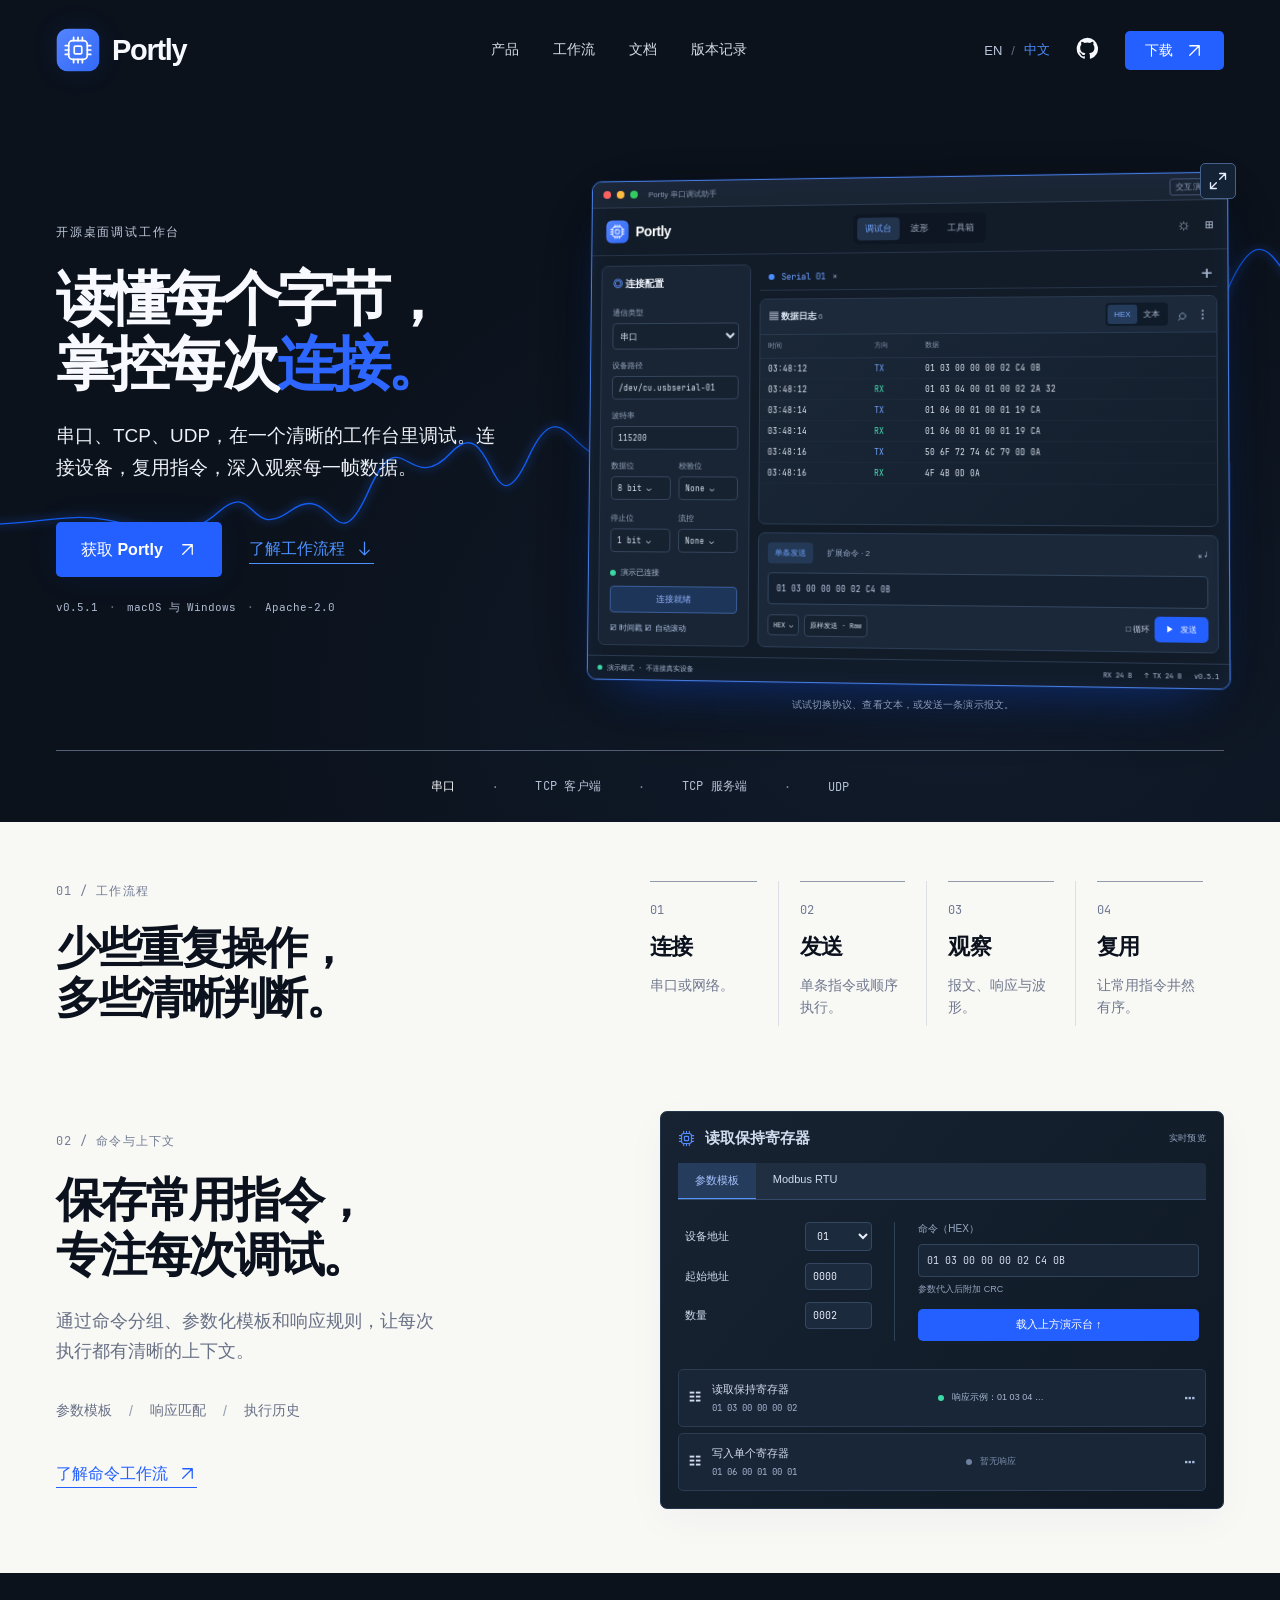
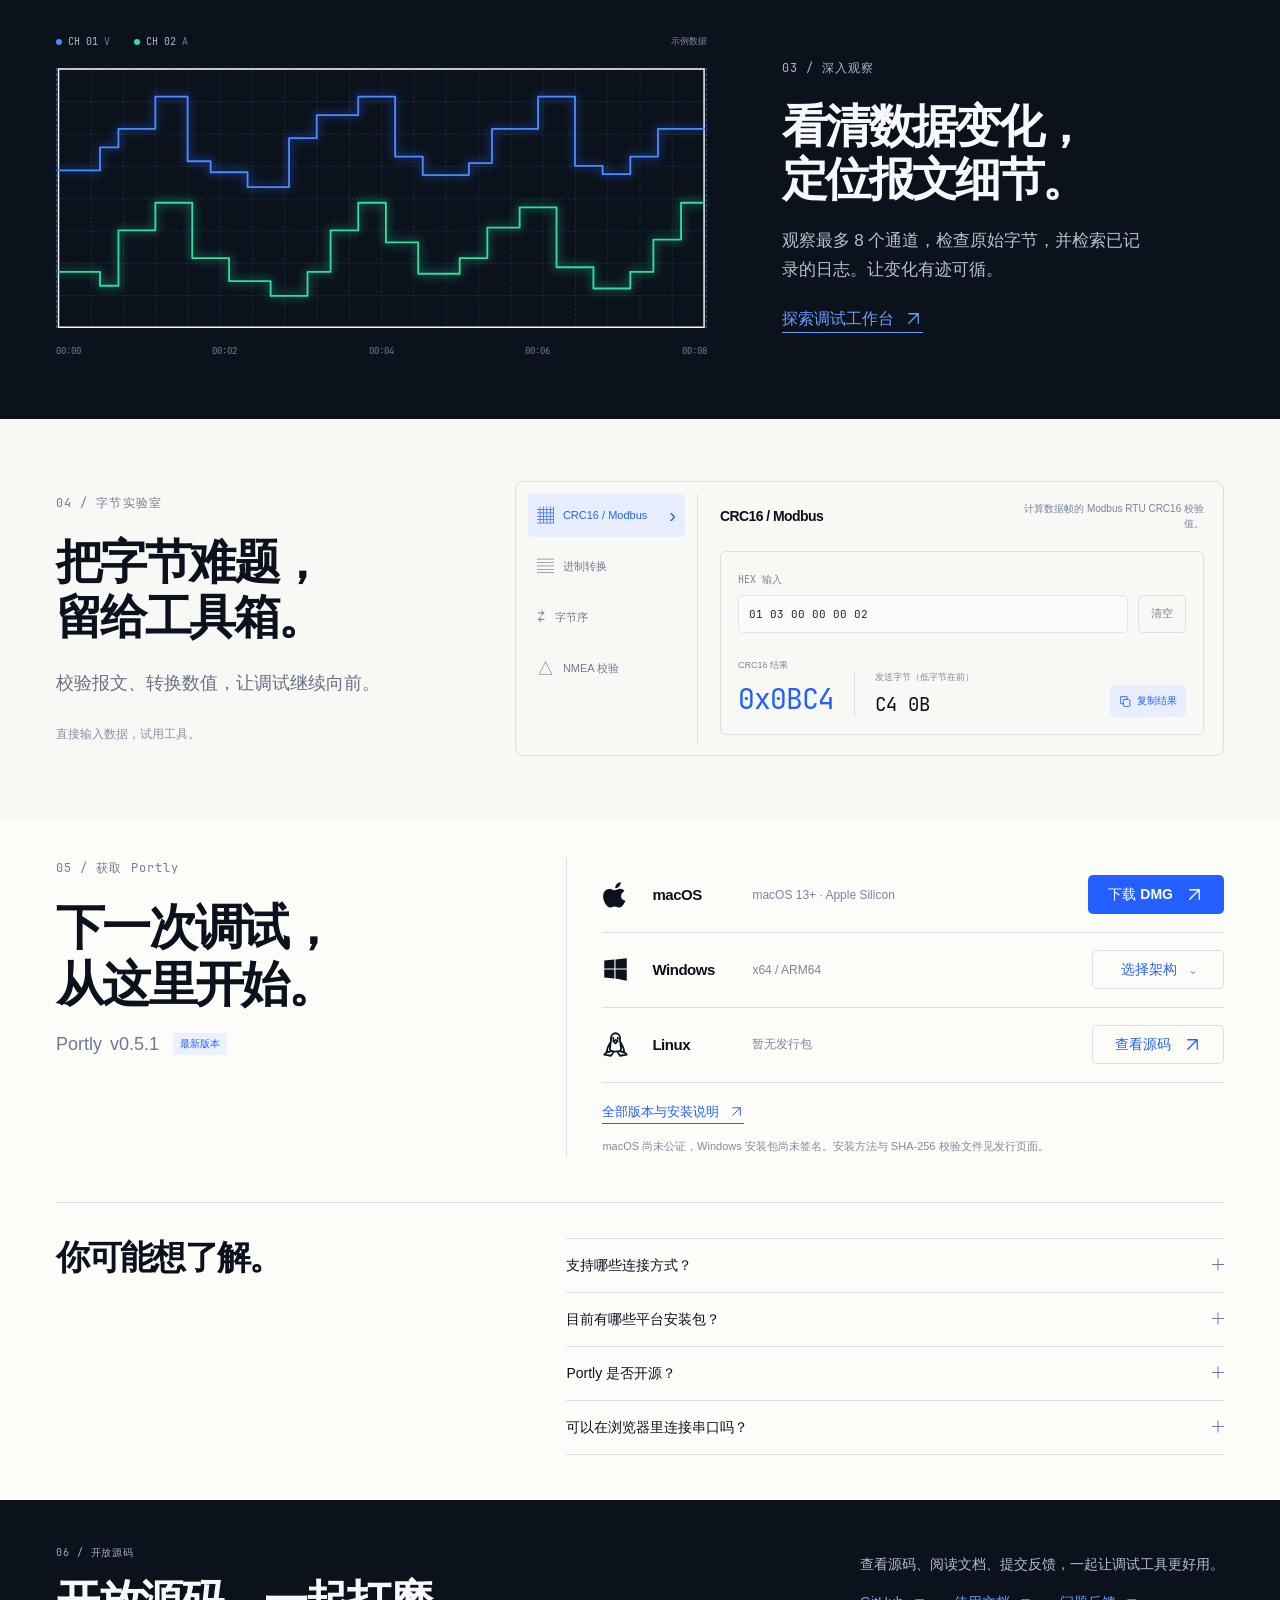
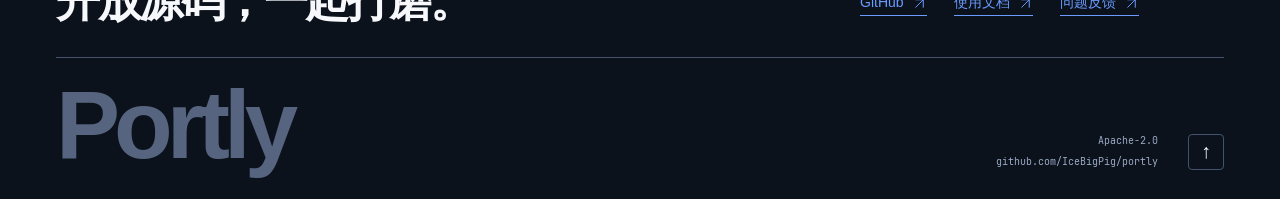
<file: website/index.html>
<!doctype html>
<html lang="zh-CN">
  <head>
    <meta charset="utf-8" />
    <meta name="viewport" content="width=device-width, initial-scale=1" />
    <meta name="theme-color" content="#0b121c" />
    <title>Portly — 读懂每个字节，掌控每次连接。</title>
    <meta
      name="description"
      content="Portly 开源桌面调试工作台。在一个清晰的工作台里调试串口、TCP 和 UDP，复用参数化命令、观察多通道波形、深入检索每一帧数据。支持 macOS 与 Windows。"
    />
    <link rel="canonical" href="https://icebigpig.github.io/portly/" />
    <link
      rel="alternate"
      hreflang="zh-CN"
      href="https://icebigpig.github.io/portly/?lang=zh"
    />
    <link
      rel="alternate"
      hreflang="en"
      href="https://icebigpig.github.io/portly/?lang=en"
    />
    <meta property="og:type" content="website" />
    <meta property="og:title" content="Portly — Make sense of every byte." />
    <meta
      property="og:description"
      content="The open-source debugging workbench for Serial, TCP and UDP. Available for macOS and Windows."
    />
    <meta property="og:url" content="https://icebigpig.github.io/portly/" />
    <meta
      property="og:image"
      content="https://icebigpig.github.io/portly/assets/social.png"
    />
    <meta name="twitter:card" content="summary_large_image" />
    <link rel="icon" type="image/svg+xml" href="./assets/portly.svg" />
    <link rel="stylesheet" href="./styles.css" />
    <script type="module" src="./app.js"></script>
  </head>
  <body>
    <a class="skip-link" href="#main" data-i18n="skip">跳到主要内容</a>
    <svg
      class="icon-library"
      xmlns="http://www.w3.org/2000/svg"
      aria-hidden="true"
    >
      <symbol id="arrow" viewBox="0 0 24 24">
        <path d="M6 18 18 6M6 6h12v12" />
      </symbol>
      <symbol id="down" viewBox="0 0 24 24">
        <path d="M12 4v16m-6-6 6 6 6-6" />
      </symbol>
      <symbol id="github" viewBox="0 0 24 24">
        <path
          fill="currentColor"
          stroke="none"
          d="M12 .8a11.3 11.3 0 0 0-3.6 22c.6.1.8-.2.8-.5v-2.1c-3.3.7-4-1.4-4-1.4-.5-1.4-1.3-1.8-1.3-1.8-1.1-.7.1-.7.1-.7 1.2.1 1.8 1.2 1.8 1.2 1 1.8 2.7 1.3 3.4 1 .1-.8.4-1.3.7-1.6-2.7-.3-5.5-1.3-5.5-5.7 0-1.3.5-2.3 1.2-3.1-.1-.3-.5-1.6.1-3.1 0 0 1-.3 3.2 1.2a11.2 11.2 0 0 1 5.8 0c2.2-1.5 3.2-1.2 3.2-1.2.6 1.5.2 2.8.1 3.1.8.8 1.2 1.8 1.2 3.1 0 4.4-2.8 5.4-5.5 5.7.4.4.8 1.1.8 2.2v3.2c0 .3.2.6.8.5A11.3 11.3 0 0 0 12 .8Z"
        />
      </symbol>
      <symbol id="copy" viewBox="0 0 24 24">
        <rect x="8" y="8" width="12" height="13" rx="2" />
        <path d="M15 8V3H3v13h5" />
      </symbol>
      <symbol id="chip" viewBox="0 0 24 24">
        <rect x="5" y="5" width="14" height="14" rx="3" />
        <rect x="9" y="9" width="6" height="6" rx="1" />
        <path
          d="M8 2v3m4-3v3m4-3v3M8 19v3m4-3v3m4-3v3M2 8h3m-3 4h3m-3 4h3m14-8h3m-3 4h3m-3 4h3"
        />
      </symbol>
      <symbol id="expand" viewBox="0 0 24 24">
        <path d="M14 3h7v7m-7 0 7-7M10 21H3v-7m7 0-7 7" />
      </symbol>
      <symbol id="windows" viewBox="0 0 24 24">
        <path
          fill="currentColor"
          stroke="none"
          d="m2 4 9-1v8H2Zm10-1 10-1v9H12ZM2 12h9v8l-9-1Zm10 0h10v10l-10-2Z"
        />
      </symbol>
      <symbol id="apple" viewBox="0 0 24 24">
        <path
          fill="currentColor"
          stroke="none"
          d="M16.6 1c.1 1.6-.5 3-1.4 3.9-.9 1-2.1 1.6-3.4 1.5-.2-1.5.5-2.9 1.4-3.8C14.1 1.6 15.5 1 16.6 1ZM20.9 17.6c-.5 1.2-.8 1.7-1.5 2.8-1 1.5-2.4 3.2-4.1 3.2-1.5 0-1.9-1-4-1s-2.6 1-4 1c-1.7.1-3-1.5-4-3-2.7-4.1-3-9-.9-11.6 1.5-1.8 3.8-2.3 5.8-1.7 1.4.4 2.3.9 3.1.9.8 0 1.9-.7 3.6-1.1 1.8-.4 3.8.3 5.1 1.8-4.5 2.5-3.8 8.1.9 8.7Z"
        />
      </symbol>
      <symbol id="linux" viewBox="0 0 24 24">
        <path
          d="M8 9C6 13 3 17 5 19l3-1m8-9c2 4 5 8 3 10l-3-1M8 8V6a4 4 0 0 1 8 0v2l1 8c0 3-10 3-10 0Z"
        />
        <path d="m10 9 2 2 2-2-2-1Zm-5 9-3 3 6 1 2-3m9-1 3 3-6 1-2-3" />
        <path d="M10 6v1m4-1v1" />
      </symbol>
    </svg>
    <main id="main">
      <div class="hero-shell" id="top">
        <header class="header wrap">
          <a href="#top" class="brand" aria-label="Portly"
            ><img
              src="./assets/portly.svg"
              alt=""
              width="44"
              height="44"
            /><span>Portly</span></a
          >
          <nav class="desktop-nav" aria-label="Main navigation">
            <a href="#product" data-i18n="navProduct">产品</a
            ><a href="#workflow" data-i18n="navWorkflow">工作流</a
            ><a
              href="https://github.com/IceBigPig/portly#readme"
              data-i18n="navDocs"
              >文档</a
            ><a
              href="https://github.com/IceBigPig/portly/releases"
              data-i18n="navReleases"
              >版本记录</a
            >
          </nav>
          <div class="header-actions">
            <div class="language" aria-label="Language">
              <button
                type="button"
                data-lang="en"
                lang="en"
                aria-pressed="false"
              >
                EN</button
              ><span>/</span
              ><button
                type="button"
                data-lang="zh"
                lang="zh-CN"
                aria-pressed="true"
              >
                中文
              </button>
            </div>
            <a
              class="github-icon"
              href="https://github.com/IceBigPig/portly"
              aria-label="GitHub"
              ><svg><use href="#github" /></svg></a
            ><a class="button small nav-download" href="#download"
              ><span data-i18n="download">下载</span
              ><svg><use href="#arrow" /></svg></a
            ><button
              class="menu-toggle"
              type="button"
              aria-label="打开导航"
              aria-expanded="false"
              aria-controls="mobile-nav"
            >
              <span></span><span></span>
            </button>
          </div>
          <nav
            class="mobile-nav"
            id="mobile-nav"
            hidden
            aria-label="Mobile navigation"
          >
            <a href="#product" data-i18n="navProduct">产品</a
            ><a href="#workflow" data-i18n="navWorkflow">工作流</a
            ><a
              href="https://github.com/IceBigPig/portly#readme"
              data-i18n="navDocs"
              >文档</a
            ><a
              href="https://github.com/IceBigPig/portly/releases"
              data-i18n="navReleases"
              >版本记录</a
            ><a href="#download" data-i18n="getApp">获取桌面版</a>
          </nav>
        </header>
        <section class="hero wrap" id="product" aria-labelledby="hero-title">
          <svg
            class="hero-signal"
            viewBox="0 0 1400 400"
            preserveAspectRatio="none"
            aria-hidden="true"
          >
            <path
              d="M0 300C80 300 100 285 145 294S220 325 260 285 290 320 335 283 380 350 415 260 455 270 500 215 540 320 580 220 630 270 690 200 725 260 770 170 820 245 870 160 930 210 980 130 1030 210 1080 90 1140 180 1200 50 1250 160 1300 25 1360 85 1400 0"
            />
          </svg>
          <div class="hero-copy">
            <p class="eyebrow" data-i18n="heroLabel">开源桌面调试工作台</p>
            <h1 id="hero-title" data-i18n-html="heroTitle">
              读懂每个字节，<br />掌控每次<span>连接。</span>
            </h1>
            <p class="hero-description" data-i18n="heroDescription">
              串口、TCP、UDP，在一个清晰的工作台里调试。连接设备，复用指令，深入观察每一帧数据。
            </p>
            <div class="hero-ctas">
              <a class="button" href="#download"
                ><span data-i18n="getPortly">获取 Portly</span
                ><svg><use href="#arrow" /></svg></a
              ><a class="text-link" href="#workflow"
                ><span data-i18n="exploreWorkflow">了解工作流程</span
                ><svg><use href="#down" /></svg
              ></a>
            </div>
            <p class="release-meta">
              <span data-version>v0.5.1</span><b>·</b
              ><span data-i18n="platforms">macOS 与 Windows</span
              ><b>·</b>Apache-2.0
            </p>
          </div>
          <div class="workbench-stage">
            <div class="workbench" id="workbench">
              <div class="window-bar">
                <i></i><i></i><i></i
                ><span
                  >Portly
                  <span data-i18n="appSubtitle">串口调试助手</span></span
                ><span class="demo-badge" data-i18n="interactiveDemo"
                  >交互演示</span
                >
              </div>
              <div class="app-toolbar">
                <span class="app-brand"
                  ><img
                    src="./assets/portly.svg"
                    alt=""
                    width="24"
                    height="24"
                  />Portly</span
                >
                <div class="app-tabs">
                  <span class="active" data-i18n="debug">调试台</span
                  ><span data-i18n="waveform">波形</span
                  ><span data-i18n="toolbox">工具箱</span>
                </div>
                <span class="app-settings">☼ &nbsp; ⊞</span>
              </div>
              <div class="app-body">
                <aside class="connection">
                  <strong
                    ><span class="blue">◎</span>
                    <span data-i18n="connection">连接配置</span></strong
                  ><label
                    ><span data-i18n="connectionType">通信类型</span
                    ><select id="demo-protocol" aria-label="通信类型">
                      <option value="serial" data-i18n="serial">串口</option>
                      <option value="tcp">TCP Client</option>
                      <option value="server">TCP Server</option>
                      <option value="udp">UDP</option>
                    </select></label
                  ><label
                    ><span id="address-label" data-i18n="device">设备路径</span
                    ><span class="mock-input" id="demo-address"
                      >/dev/cu.usbserial-01</span
                    ></label
                  ><label
                    ><span id="rate-label" data-i18n="baud">波特率</span
                    ><span class="mock-input" id="demo-rate"
                      >115200 <span>⌄</span></span
                    ></label
                  >
                  <div class="connection-pair">
                    <label
                      ><span data-i18n="dataBits">数据位</span
                      ><span class="mock-input">8 bit ⌄</span></label
                    ><label
                      ><span data-i18n="parity">校验位</span
                      ><span class="mock-input">None ⌄</span></label
                    ><label
                      ><span data-i18n="stopBits">停止位</span
                      ><span class="mock-input">1 bit ⌄</span></label
                    ><label
                      ><span data-i18n="flowControl">流控</span
                      ><span class="mock-input">None ⌄</span></label
                    >
                  </div>
                  <div class="connection-bottom">
                    <span class="connected"
                      ><i></i
                      ><span data-i18n="demoConnected">演示已连接</span></span
                    ><span class="mock-button" data-i18n="connectionReady"
                      >连接就绪</span
                    ><span class="check-label" data-i18n="timestampScroll"
                      >☑ 时间戳　☑ 自动滚动</span
                    >
                  </div>
                </aside>
                <div class="app-content">
                  <div class="session-tab">
                    <i></i><span id="session-name">Serial 01</span><span>×</span
                    ><span class="session-plus">+</span>
                  </div>
                  <div class="log-panel">
                    <div class="log-toolbar">
                      <strong
                        >▤ <span data-i18n="dataLog">数据日志</span>
                        <span id="packet-count">6</span></strong
                      >
                      <div class="format-toggle">
                        <button
                          type="button"
                          class="active"
                          data-format="hex"
                          aria-pressed="true"
                        >
                          HEX</button
                        ><button
                          type="button"
                          data-format="text"
                          aria-pressed="false"
                          data-i18n="text"
                        >
                          文本
                        </button>
                      </div>
                      <span>⌕ &nbsp; ⋮</span>
                    </div>
                    <table class="packet-table">
                      <thead>
                        <tr>
                          <th data-i18n="time">时间</th>
                          <th data-i18n="direction">方向</th>
                          <th data-i18n="data">数据</th>
                        </tr>
                      </thead>
                      <tbody id="packets"></tbody>
                    </table>
                  </div>
                  <div class="send-panel">
                    <div class="send-tabs">
                      <strong data-i18n="singleSend">单条发送</strong
                      ><span data-i18n="savedCommands">扩展命令 · 2</span
                      ><span class="send-hint">⌘ ↵</span>
                    </div>
                    <label class="sr-only" for="demo-input" data-i18n="hexInput"
                      >HEX 输入</label
                    ><input
                      id="demo-input"
                      value="01 03 00 00 00 02 C4 0B"
                      spellcheck="false"
                      autocomplete="off"
                    />
                    <div class="send-controls">
                      <span class="mock-input">HEX ⌄</span
                      ><span class="mock-input" data-i18n="rawSend"
                        >原样发送 · Raw</span
                      ><span class="loop-label" data-i18n="loop">□ 循环</span
                      ><button class="button demo-send" type="button">
                        <span>▶</span><span data-i18n="send">发送</span>
                      </button>
                    </div>
                    <span
                      id="demo-error"
                      class="demo-error"
                      role="status"
                    ></span>
                  </div>
                </div>
              </div>
              <div class="status-bar">
                <span
                  ><i></i
                  ><span data-i18n="demoStatus"
                    >演示模式 · 不连接真实设备</span
                  ></span
                ><span
                  >RX 24 B &nbsp; ↑ TX <span id="tx-count">24</span> B &nbsp;
                  <span data-version>v0.5.1</span></span
                >
              </div>
            </div>
            <button
              type="button"
              class="expand-preview"
              aria-label="放大工作台预览"
            >
              <svg><use href="#expand" /></svg>
            </button>
            <p class="preview-caption" data-i18n="previewCaption">
              试试切换协议、查看文本，或发送一条演示报文。
            </p>
          </div>
        </section>
        <div class="protocols wrap" aria-label="Supported protocols">
          <button
            type="button"
            data-protocol="serial"
            class="active"
            aria-pressed="true"
            data-i18n="serial"
          >
            串口</button
          ><span>·</span
          ><button
            type="button"
            data-protocol="tcp"
            aria-pressed="false"
            data-i18n="tcpClient"
          >
            TCP 客户端</button
          ><span>·</span
          ><button
            type="button"
            data-protocol="server"
            aria-pressed="false"
            data-i18n="tcpServer"
          >
            TCP 服务端</button
          ><span>·</span
          ><button type="button" data-protocol="udp" aria-pressed="false">
            UDP
          </button>
        </div>
      </div>
      <section class="workflow-section section-light" id="workflow">
        <div class="wrap workflow-grid">
          <div>
            <p class="eyebrow" data-i18n="workflowLabel">01 / 工作流程</p>
            <h2 data-i18n-html="workflowTitle">
              少些重复操作，<br />多些清晰判断。
            </h2>
          </div>
          <ol class="steps">
            <li>
              <span>01</span>
              <h3 data-i18n="connect">连接</h3>
              <p data-i18n="connectDescription">串口或网络。</p>
            </li>
            <li>
              <span>02</span>
              <h3 data-i18n="send">发送</h3>
              <p data-i18n="sendDescription">单条指令或顺序执行。</p>
            </li>
            <li>
              <span>03</span>
              <h3 data-i18n="inspect">观察</h3>
              <p data-i18n="inspectDescription">报文、响应与波形。</p>
            </li>
            <li>
              <span>04</span>
              <h3 data-i18n="reuse">复用</h3>
              <p data-i18n="reuseDescription">让常用指令井然有序。</p>
            </li>
          </ol>
        </div>
      </section>
      <section class="commands-section section-light" id="commands">
        <div class="wrap feature-grid">
          <div class="feature-copy">
            <p class="eyebrow" data-i18n="commandsLabel">02 / 命令与上下文</p>
            <h2 data-i18n-html="commandsTitle">
              保存常用指令，<br />专注每次调试。
            </h2>
            <p class="body-copy" data-i18n="commandsDescription">
              通过命令分组、参数化模板和响应规则，让每次执行都有清晰的上下文。
            </p>
            <p class="feature-tags">
              <span data-i18n="parameters">参数模板</span><i>/</i
              ><span data-i18n="responseMatching">响应匹配</span><i>/</i
              ><span data-i18n="executionHistory">执行历史</span>
            </p>
            <a class="text-link" href="https://github.com/IceBigPig/portly#040"
              ><span data-i18n="commandLink">了解命令工作流</span
              ><svg><use href="#arrow" /></svg
            ></a>
          </div>
          <div class="command-demo dark-panel">
            <div class="panel-title">
              <svg><use href="#chip" /></svg
              ><strong data-i18n="readRegisters">读取保持寄存器</strong
              ><span class="demo-badge" data-i18n="livePreview">实时预览</span>
            </div>
            <div class="command-tabs">
              <span data-i18n="parameters">参数模板</span
              ><span>Modbus RTU</span>
            </div>
            <div class="command-editor">
              <div class="parameter-fields">
                <label
                  ><span data-i18n="deviceAddress">设备地址</span
                  ><select id="command-unit">
                    <option value="1">01</option>
                    <option value="2">02</option>
                    <option value="3">03</option>
                  </select></label
                ><label
                  ><span data-i18n="startAddress">起始地址</span
                  ><input
                    id="command-start"
                    value="0000"
                    maxlength="4"
                    spellcheck="false" /></label
                ><label
                  ><span data-i18n="quantity">数量</span
                  ><input
                    id="command-quantity"
                    value="0002"
                    maxlength="4"
                    spellcheck="false"
                /></label>
              </div>
              <div class="command-result">
                <label for="command-preview" data-i18n="commandHex"
                  >命令（HEX）</label
                ><output id="command-preview">01 03 00 00 00 02 C4 0B</output
                ><small data-i18n="crcAfterParameters">参数代入后附加 CRC</small
                ><button
                  type="button"
                  class="button"
                  id="load-command"
                  data-i18n="loadCommand"
                >
                  载入上方演示台 ↑</button
                ><span
                  id="command-status"
                  class="command-status"
                  role="status"
                ></span>
              </div>
            </div>
            <div class="command-row">
              <span>☷</span>
              <div>
                <strong data-i18n="readRegisters">读取保持寄存器</strong
                ><code>01 03 00 00 00 02</code>
              </div>
              <span class="response-state"
                ><i></i
                ><span data-i18n="responseExample"
                  >响应示例：01 03 04 …</span
                ></span
              ><span>⋯</span>
            </div>
            <div class="command-row">
              <span>☷</span>
              <div>
                <strong data-i18n="writeRegister">写入单个寄存器</strong
                ><code>01 06 00 01 00 01</code>
              </div>
              <span class="response-state muted"
                ><i></i><span data-i18n="waiting">暂无响应</span></span
              ><span>⋯</span>
            </div>
          </div>
        </div>
      </section>
      <section class="signal-section section-dark" id="inspect">
        <div class="wrap signal-grid">
          <div class="signal-chart">
            <div class="chart-top">
              <span
                ><i class="dot blue-dot"></i>CH 01
                <span class="chart-unit">V</span></span
              ><span
                ><i class="dot green-dot"></i>CH 02
                <span class="chart-unit">A</span></span
              ><span class="chart-demo" data-i18n="sampleData">示例数据</span>
            </div>
            <svg viewBox="0 0 700 280" role="img" aria-label="两通道波形示例">
              <defs>
                <pattern
                  id="grid"
                  width="35"
                  height="35"
                  patternUnits="userSpaceOnUse"
                >
                  <path
                    d="M35 0H0V35"
                    fill="none"
                    stroke="#314254"
                    stroke-width="1"
                    stroke-dasharray="2 3"
                  />
                </pattern>
                <filter id="glow"><feGaussianBlur stdDeviation="3" /></filter>
              </defs>
              <rect width="700" height="280" fill="url(#grid)" />
              <g class="wave-blue">
                <path
                  d="M0 110H45V85H65V65H105V30H140V100H165V112H205V128H250V75H280V50H325V30H365V95H395V115H445V102H470V65H520V30H560V105H590V114H620V95H650V65H700"
                />
              </g>
              <g class="wave-green">
                <path
                  d="M0 220H45V235H65V175H105V145H145V205H185V230H230V246H270V220H295V175H325V145H355V188H390V222H435V205H465V172H500V150H540V215H580V238H620V220H645V185H675V145H700"
                />
              </g>
            </svg>
            <div class="chart-axis">
              <span>00:00</span><span>00:02</span><span>00:04</span
              ><span>00:06</span><span>00:08</span>
            </div>
          </div>
          <div class="feature-copy">
            <p class="eyebrow" data-i18n="inspectLabel">03 / 深入观察</p>
            <h2 data-i18n-html="inspectTitle">
              看清数据变化，<br />定位报文细节。
            </h2>
            <p class="body-copy" data-i18n="inspectDetail">
              观察最多 8
              个通道，检查原始字节，并检索已记录的日志。让变化有迹可循。
            </p>
            <a class="text-link" href="https://github.com/IceBigPig/portly#030"
              ><span data-i18n="inspectLink">探索调试工作台</span
              ><svg><use href="#arrow" /></svg
            ></a>
          </div>
        </div>
      </section>
      <section class="lab-section section-light" id="lab">
        <div class="wrap lab-grid">
          <div class="feature-copy">
            <p class="eyebrow" data-i18n="labLabel">04 / 字节实验室</p>
            <h2 data-i18n-html="labTitle">把字节难题，<br />留给工具箱。</h2>
            <p class="body-copy" data-i18n="labDescription">
              校验报文、转换数值，让调试继续向前。
            </p>
            <span class="lab-note" data-i18n="labNote"
              >直接输入数据，试用工具。</span
            >
          </div>
          <div class="lab">
            <div class="lab-tabs" role="tablist" aria-label="Byte tools">
              <button
                type="button"
                role="tab"
                id="tab-crc"
                aria-selected="true"
                aria-controls="lab-panel"
                tabindex="0"
                data-tool="crc"
              >
                <span>▦</span><span>CRC16 / Modbus</span><b>›</b></button
              ><button
                type="button"
                role="tab"
                id="tab-base"
                aria-selected="false"
                aria-controls="lab-panel"
                tabindex="-1"
                data-tool="base"
              >
                <span>▤</span><span data-i18n="baseConversion">进制转换</span
                ><b>›</b></button
              ><button
                type="button"
                role="tab"
                id="tab-endian"
                aria-selected="false"
                aria-controls="lab-panel"
                tabindex="-1"
                data-tool="endian"
              >
                <span>⇄</span><span data-i18n="byteOrder">字节序</span
                ><b>›</b></button
              ><button
                type="button"
                role="tab"
                id="tab-nmea"
                aria-selected="false"
                aria-controls="lab-panel"
                tabindex="-1"
                data-tool="nmea"
              >
                <span>△</span><span data-i18n="nmeaChecksum">NMEA 校验</span
                ><b>›</b>
              </button>
            </div>
            <div
              class="lab-panel"
              id="lab-panel"
              role="tabpanel"
              aria-labelledby="tab-crc"
              tabindex="0"
            >
              <div class="lab-heading">
                <h3 id="tool-title">CRC16 / Modbus</h3>
                <span id="tool-description" data-i18n="crcDescription"
                  >计算数据帧的 Modbus RTU CRC16 校验值。</span
                >
              </div>
              <div class="tool-body">
                <label
                  id="tool-input-label"
                  for="tool-input"
                  data-i18n="hexInput"
                  >HEX 输入</label
                >
                <div class="tool-input-row">
                  <input
                    id="tool-input"
                    value="01 03 00 00 00 02"
                    spellcheck="false"
                    autocomplete="off"
                  /><button
                    class="button quiet"
                    type="button"
                    id="clear-tool"
                    data-i18n="clear"
                  >
                    清空
                  </button>
                </div>
                <div id="tool-error" class="tool-error" role="status"></div>
                <div class="tool-results">
                  <div>
                    <span id="result-label" data-i18n="crcResult"
                      >CRC16 结果</span
                    ><output id="tool-result">0x0BC4</output>
                  </div>
                  <div>
                    <span id="wire-label" data-i18n="wireBytes"
                      >发送字节（低字节在前）</span
                    ><output id="wire-result">C4 0B</output>
                  </div>
                  <button
                    class="button copy-button"
                    id="copy-result"
                    type="button"
                  >
                    <svg><use href="#copy" /></svg
                    ><span data-i18n="copyResult">复制结果</span>
                  </button>
                </div>
              </div>
            </div>
          </div>
        </div>
      </section>
      <section class="download-section section-light" id="download">
        <div class="wrap download-grid">
          <div>
            <p class="eyebrow" data-i18n="downloadLabel">05 / 获取 Portly</p>
            <h2 data-i18n-html="downloadTitle">
              下一次调试，<br />从这里开始。
            </h2>
            <p class="version-label">
              Portly <span data-version>v0.5.1</span
              ><span class="latest-badge" data-i18n="latest">最新版本</span>
            </p>
          </div>
          <div class="download-options">
            <div class="download-row">
              <svg class="os-icon"><use href="#apple" /></svg
              ><strong>macOS</strong><span>macOS 13+ · Apple Silicon</span
              ><a
                class="button small"
                data-asset="mac-dmg"
                href="https://github.com/IceBigPig/portly/releases/download/v0.5.1/Portly-0.5.1-macOS-arm64.dmg"
                ><span data-i18n="downloadDmg">下载 DMG</span
                ><svg><use href="#arrow" /></svg
              ></a>
            </div>
            <div class="download-row windows-row">
              <svg class="os-icon"><use href="#windows" /></svg
              ><strong>Windows</strong><span>x64 / ARM64</span>
              <details class="build-picker">
                <summary class="button small quiet">
                  <span data-i18n="chooseBuild">选择架构</span><span>⌄</span>
                </summary>
                <div class="build-menu">
                  <a
                    data-asset="win-x64-setup"
                    href="https://github.com/IceBigPig/portly/releases/download/v0.5.1/Portly-0.5.1-windows-x64-setup.exe"
                    ><strong>x64</strong
                    ><span data-i18n="installer">安装器 .exe</span
                    ><span>↗</span></a
                  ><a
                    data-asset="win-x64-zip"
                    href="https://github.com/IceBigPig/portly/releases/download/v0.5.1/Portly-0.5.1-windows-x64-portable.zip"
                    ><strong>x64</strong
                    ><span data-i18n="portable">便携包 .zip</span
                    ><span>↗</span></a
                  ><a
                    data-asset="win-arm64-setup"
                    href="https://github.com/IceBigPig/portly/releases/download/v0.5.1/Portly-0.5.1-windows-arm64-setup.exe"
                    ><strong>ARM64</strong
                    ><span data-i18n="installer">安装器 .exe</span
                    ><span>↗</span></a
                  ><a
                    data-asset="win-arm64-zip"
                    href="https://github.com/IceBigPig/portly/releases/download/v0.5.1/Portly-0.5.1-windows-arm64-portable.zip"
                    ><strong>ARM64</strong
                    ><span data-i18n="portable">便携包 .zip</span
                    ><span>↗</span></a
                  >
                </div>
              </details>
            </div>
            <div class="download-row">
              <svg class="os-icon"><use href="#linux" /></svg
              ><strong>Linux</strong
              ><span data-i18n="linuxStatus">暂无发行包</span
              ><a
                class="button small quiet"
                href="https://github.com/IceBigPig/portly"
                ><span data-i18n="viewSource">查看源码</span
                ><svg><use href="#arrow" /></svg
              ></a>
            </div>
            <a
              class="text-link releases-link"
              href="https://github.com/IceBigPig/portly/releases"
              ><span data-i18n="allReleases">全部版本与安装说明</span
              ><svg><use href="#arrow" /></svg
            ></a>
            <p class="install-note" data-i18n="installNote">
              macOS 尚未公证，Windows 安装包尚未签名。安装方法与 SHA-256
              校验文件见发行页面。
            </p>
          </div>
        </div>
        <div class="wrap faq-grid">
          <h2 data-i18n="faqTitle">你可能想了解。</h2>
          <div class="faqs">
            <details>
              <summary>
                <span data-i18n="faqConnections">支持哪些连接方式？</span
                ><span class="plus"></span>
              </summary>
              <p data-i18n="faqConnectionsAnswer">
                支持串口、TCP 客户端、TCP 服务端和
                UDP。串口支持自定义波特率、自动重连及 DTR / RTS
                控制；网络连接可配置监听地址与目标。
              </p>
            </details>
            <details>
              <summary>
                <span data-i18n="faqPlatforms">目前有哪些平台安装包？</span
                ><span class="plus"></span>
              </summary>
              <p data-i18n="faqPlatformsAnswer">
                macOS 提供适用于 Apple Silicon 的 DMG 和 ZIP，要求 macOS 13
                或更高版本。Windows 提供 x64 与 ARM64 安装器和便携包。Linux
                保留源码工程，暂未提供发行包。
              </p>
            </details>
            <details>
              <summary>
                <span data-i18n="faqOpenSource">Portly 是否开源？</span
                ><span class="plus"></span>
              </summary>
              <p data-i18n="faqOpenSourceAnswer">
                是的，Portly 源码采用 Apache-2.0 许可证。你可以在 GitHub
                阅读源码、提交问题和参与贡献。第三方组件许可及 LGPL
                对应源码随发行包提供。
              </p>
            </details>
            <details>
              <summary>
                <span data-i18n="faqBrowser">可以在浏览器里连接串口吗？</span
                ><span class="plus"></span>
              </summary>
              <p data-i18n="faqBrowserAnswer">
                此网站展示产品与交互示例，示例不会连接真实设备。完整的串口、网络调试、日志和波形功能需要下载桌面应用。
              </p>
            </details>
          </div>
        </div>
      </section>
      <footer class="footer section-dark">
        <div class="wrap">
          <div class="footer-top">
            <div>
              <p class="eyebrow" data-i18n="openSourceLabel">06 / 开放源码</p>
              <h2 data-i18n="openSourceTitle">开放源码，一起打磨。</h2>
            </div>
            <div>
              <p data-i18n="openSourceDescription">
                查看源码、阅读文档、提交反馈，<br />一起让调试工具更好用。
              </p>
              <div class="footer-links">
                <a class="text-link" href="https://github.com/IceBigPig/portly"
                  >GitHub <svg><use href="#arrow" /></svg></a
                ><a
                  class="text-link"
                  href="https://github.com/IceBigPig/portly#readme"
                  ><span data-i18n="documentation">使用文档</span
                  ><svg><use href="#arrow" /></svg></a
                ><a
                  class="text-link"
                  href="https://github.com/IceBigPig/portly/issues"
                  ><span data-i18n="reportIssue">问题反馈</span
                  ><svg><use href="#arrow" /></svg
                ></a>
              </div>
            </div>
          </div>
          <div class="footer-bottom">
            <a
              href="#top"
              class="footer-wordmark"
              aria-label="Portly — back to top"
              >Portly</a
            >
            <div>
              <a href="https://github.com/IceBigPig/portly/blob/main/LICENSE"
                >Apache-2.0</a
              ><a href="https://github.com/IceBigPig/portly"
                >github.com/IceBigPig/portly</a
              >
            </div>
            <a href="#top" class="back-top" aria-label="返回顶部">↑</a>
          </div>
        </div>
      </footer>
    </main>
    <dialog id="preview-dialog" aria-labelledby="preview-title">
      <div class="dialog-heading">
        <h2 id="preview-title" data-i18n="workbenchPreview">
          Portly 工作台 · 交互演示
        </h2>
        <button type="button" class="close-preview" aria-label="关闭预览">
          ×
        </button>
      </div>
      <div id="expanded-workbench"></div>
    </dialog>
    <div class="toast" role="status" aria-live="polite" hidden></div>
    <noscript
      ><p class="noscript">
        交互演示需要 JavaScript。所有桌面安装包均可直接从
        <a href="https://github.com/IceBigPig/portly/releases"
          >GitHub Releases</a
        >
        下载。 / Interactive previews require JavaScript. Desktop downloads are
        available on GitHub Releases.
      </p></noscript
    >
  </body>
</html>
</file>
<file: website/styles.css>
@font-face {
  font-family: JetBrains Mono;
  src: url("./assets/JetBrainsMono-Regular.ttf") format("truetype");
  font-style: normal;
  font-weight: 400;
  font-display: swap;
}
:root {
  --ink: #0b111d;
  --paper: #f8f8f5;
  --blue: #2460ff;
  --muted: #6b748b;
  --line: #dce0e5;
  --dark: #0b121c;
  --mono: "JetBrains Mono", monospace;
  --sans:
    Inter, -apple-system, BlinkMacSystemFont, "Segoe UI", "PingFang SC",
    "Microsoft YaHei", sans-serif;
}
* {
  box-sizing: border-box;
}
html {
  scroll-behavior: smooth;
  scroll-padding-top: 28px;
}
body {
  margin: 0;
  font-family: var(--sans);
  color: var(--ink);
  background: var(--paper);
  -webkit-font-smoothing: antialiased;
}
button,
input,
select {
  font: inherit;
}
button,
a,
input,
select,
summary {
  -webkit-tap-highlight-color: transparent;
}
button,
a,
summary {
  touch-action: manipulation;
}
button,
summary {
  cursor: pointer;
}
button {
  color: inherit;
}
a {
  color: inherit;
  text-decoration: none;
}
button {
  border: 0;
}
svg {
  width: 20px;
  height: 20px;
  fill: none;
  stroke: currentColor;
  stroke-width: 1.6;
  stroke-linecap: round;
  stroke-linejoin: round;
  flex-shrink: 0;
}
img {
  display: block;
  max-width: 100%;
}
h1,
h2,
h3,
p {
  margin: 0;
}
h1,
h2,
h3 {
  font-weight: 750;
  letter-spacing: -0.055em;
}
h2 {
  font-size: clamp(36px, 3.7vw, 56px);
  line-height: 1.16;
}
h3 {
  letter-spacing: -0.035em;
}
.wrap {
  width: min(1280px, calc(100% - 112px));
  margin: 0 auto;
}
.icon-library,
.sr-only {
  position: absolute;
  width: 1px;
  height: 1px;
  padding: 0;
  overflow: hidden;
  clip: rect(0, 0, 0, 0);
  white-space: nowrap;
}
.skip-link {
  position: fixed;
  z-index: 100;
  left: 16px;
  top: -70px;
  padding: 12px 20px;
  background: white;
  color: var(--blue);
}
.skip-link:focus {
  top: 12px;
}
a:focus-visible,
button:focus-visible,
summary:focus-visible,
input:focus-visible,
select:focus-visible,
[tabindex]:focus-visible {
  outline: 3px solid #3d83ff;
  outline-offset: 5px;
}
button:disabled {
  cursor: not-allowed;
}
.button {
  display: inline-flex;
  justify-content: center;
  align-items: center;
  gap: 15px;
  min-height: 50px;
  background: var(--blue);
  color: #fff;
  padding: 12px 24px;
  border-radius: 5px;
  font-size: 16px;
  line-height: 1.2;
  font-weight: 550;
  border: 1px solid transparent;
  transition:
    background 0.2s,
    transform 0.2s,
    box-shadow 0.2s;
}
.button:hover {
  background: #174fe7;
  box-shadow: 0 4px 20px #2460ff26;
  transform: translateY(-1px);
}
.button svg {
  width: 19px;
  height: 19px;
}
.button.small {
  min-height: 39px;
  padding: 8px 19px;
  font-size: 14px;
  gap: 12px;
}
.button.quiet {
  background: transparent;
  border-color: var(--line);
  color: var(--blue);
}
.button.quiet:hover {
  background: #eaf0ff;
  box-shadow: none;
}
.text-link {
  display: inline-flex;
  align-items: center;
  gap: 10px;
  width: fit-content;
  color: var(--blue);
  font-size: 16px;
  line-height: 1.7;
  border-bottom: 1px solid currentColor;
  transition: gap 0.2s;
}
.text-link:hover {
  gap: 15px;
}
.text-link svg {
  width: 19px;
  height: 19px;
}
.eyebrow {
  font-family: var(--mono);
  font-size: 12px;
  letter-spacing: 0.09em;
  line-height: 1.8;
  margin-bottom: 20px;
  color: #727c94;
}
.section-light {
  background: var(--paper);
}
.section-dark {
  background: var(--dark);
  color: #f7f8fb;
}
.body-copy {
  color: #697186;
  font-size: 18px;
  line-height: 1.7;
  margin-top: 23px;
  max-width: 380px;
}
.hero-shell {
  background:
    radial-gradient(ellipse at 75% 85%, #16243b80, transparent 55%), var(--dark);
  color: #f8f9ff;
  overflow: hidden;
}
.header {
  height: 100px;
  display: flex;
  align-items: center;
  justify-content: space-between;
  gap: 34px;
  position: relative;
  z-index: 5;
}
.brand {
  display: flex;
  align-items: center;
  gap: 12px;
  font-size: 29px;
  letter-spacing: -1.3px;
  font-weight: 750;
}
.brand img {
  width: 44px;
  height: 44px;
  box-shadow: 0 0 28px #2d62ff1a;
  border-radius: 13px;
}
.desktop-nav {
  display: flex;
  gap: 34px;
  margin-left: 68px;
  font-size: 14px;
  color: #d8dce6;
}
.desktop-nav a:hover {
  color: #6e9aff;
}
.header-actions {
  display: flex;
  align-items: center;
  gap: 26px;
}
.language {
  display: flex;
  gap: 9px;
  align-items: center;
  font-size: 13px;
  color: #5e6c85;
  white-space: nowrap;
}
.language button {
  padding: 8px 0;
  background: none;
  color: #bbc6dd;
}
.language button[aria-pressed="true"] {
  color: #4c8dff;
}
.github-icon svg {
  width: 23px;
  height: 23px;
}
.menu-toggle {
  display: none;
}
.mobile-nav {
  position: absolute;
  left: 0;
  right: 0;
  top: 90px;
  padding: 18px;
  background: #142033;
  border: 1px solid #33435c;
  box-shadow: 0 12px 32px #0005;
  border-radius: 8px;
}
.mobile-nav a {
  display: block;
  padding: 13px;
  color: #dce6ff;
}
.hero {
  position: relative;
  display: grid;
  grid-template-columns: 0.9fr 1.18fr;
  gap: 36px;
  padding-top: 58px;
  padding-bottom: 50px;
  align-items: center;
  min-height: 650px;
}
.hero-copy {
  position: relative;
  z-index: 2;
  padding-bottom: 18px;
}
.hero .eyebrow {
  color: #c0cadc;
  font-size: 12px;
  letter-spacing: 0.15em;
  margin-bottom: 23px;
}
h1 {
  font-size: clamp(48px, 4.6vw, 70px);
  line-height: 1.1;
  letter-spacing: -0.065em;
}
h1 span {
  color: #2e67ff;
}
.hero-description {
  font-size: 19px;
  line-height: 1.65;
  color: #eef1f7;
  max-width: 455px;
  margin-top: 24px;
}
.hero-ctas {
  display: flex;
  gap: 27px;
  align-items: center;
  margin-top: 39px;
}
.hero-ctas > .button {
  min-height: 55px;
  box-shadow: 0 0 35px #2460ff13;
}
.hero .text-link {
  color: #4c91ff;
}
.release-meta {
  display: flex;
  gap: 11px;
  align-items: center;
  flex-wrap: wrap;
  font-family: var(--mono);
  font-size: 11px;
  line-height: 1.8;
  color: #aebad0;
  margin-top: 21px;
}
.release-meta b {
  font-weight: 400;
  color: #6b778b;
}
.hero-signal {
  position: absolute;
  left: -90px;
  top: 170px;
  width: calc(100% + 190px);
  height: 340px;
  overflow: visible;
  pointer-events: none;
  opacity: 0.95;
}
.hero-signal path {
  stroke: #1462ff;
  stroke-width: 1.5;
  filter: drop-shadow(0 0 5px #2569ff);
  fill: none;
}
.workbench-stage {
  position: relative;
  min-width: 0;
  z-index: 2;
  perspective: 1400px;
}
.workbench {
  background: #121c29;
  border: 1px solid #467bdf;
  border-radius: 10px;
  overflow: hidden;
  box-shadow:
    0 0 0 1px #235ee329,
    0 18px 80px #0009,
    0 25px 50px -30px #1c65ff;
  color: #cbd6e8;
  font-size: 10px;
  transform: rotateY(-5deg) rotateX(2deg);
  transform-origin: center;
  position: relative;
}
.workbench::after {
  content: "";
  position: absolute;
  inset: 0;
  border-radius: inherit;
  pointer-events: none;
  box-shadow: inset 0 0 20px #3c79ff0d;
}
.window-bar {
  height: 27px;
  display: flex;
  align-items: center;
  gap: 6px;
  background: #1a2534;
  padding: 0 11px;
  border-bottom: 1px solid #2d3b50;
}
.window-bar > i {
  width: 8px;
  height: 8px;
  border-radius: 50%;
  background: #ff625d;
}
.window-bar > i:nth-child(2) {
  background: #ffbc40;
}
.window-bar > i:nth-child(3) {
  background: #31cd60;
}
.window-bar > span:not(.demo-badge) {
  font-size: 8px;
  color: #8b9ab3;
  margin-left: 5px;
}
.demo-badge {
  font-family: var(--mono);
  font-size: 8px;
  letter-spacing: 0.03em;
  font-weight: 400;
  color: #91a2bf;
  margin-left: auto;
  white-space: nowrap;
}
.window-bar .demo-badge {
  border: 1px solid #425373;
  padding: 2px 5px;
  border-radius: 3px;
}
.app-toolbar {
  height: 49px;
  display: flex;
  align-items: center;
  justify-content: space-between;
  padding: 0 14px;
  border-bottom: 1px solid #263447;
}
.app-brand {
  display: flex;
  gap: 7px;
  align-items: center;
  font-size: 14px;
  font-weight: 700;
  color: white;
  letter-spacing: -0.5px;
}
.app-brand img {
  width: 24px;
  height: 24px;
}
.app-tabs {
  display: flex;
  background: #0e1623;
  padding: 4px;
  border-radius: 6px;
  font-size: 9px;
  gap: 3px;
}
.app-tabs span {
  padding: 5px 8px;
  color: #a1aec1;
}
.app-tabs .active {
  background: #22334c;
  border-radius: 4px;
  color: #76a7ff;
}
.app-settings {
  color: #9ca9be;
  font-size: 16px;
}
.app-body {
  display: grid;
  grid-template-columns: 155px 1fr;
  gap: 9px;
  padding: 10px;
  min-height: 365px;
}
.connection {
  background: #192535;
  border: 1px solid #2a394f;
  border-radius: 7px;
  padding: 11px;
  display: flex;
  flex-direction: column;
}
.connection strong {
  font-size: 10px;
  margin-bottom: 17px;
  color: #f2f5fd;
}
.blue {
  color: #6193ff;
}
.connection label {
  display: flex;
  flex-direction: column;
  gap: 5px;
  margin-bottom: 11px;
  color: #98a8bf;
  font-size: 8px;
  min-width: 0;
}
.connection select,
.mock-input {
  width: 100%;
  background: #172231;
  border: 1px solid #35455d;
  border-radius: 4px;
  padding: 6px;
  color: #d9e3f3;
  font-size: 9px;
  min-width: 0;
}
.connection select {
  height: 27px;
  appearance: auto;
  padding: 3px;
}
.mock-input {
  display: flex;
  justify-content: space-between;
  white-space: nowrap;
  overflow: hidden;
  align-items: center;
  font-family: var(--mono);
  font-size: 8px;
}
.connection-pair {
  display: grid;
  grid-template-columns: 1fr 1fr;
  gap: 8px;
}
.connection-pair label {
  margin-bottom: 5px;
}
.connection-bottom {
  margin-top: auto;
  padding-top: 10px;
}
.connected {
  display: flex;
  align-items: center;
  gap: 5px;
  font-size: 8px;
  color: #aebed5;
}
.connected i,
.status-bar i,
.session-tab i,
.response-state i {
  display: inline-block;
  width: 6px;
  height: 6px;
  border-radius: 50%;
  background: #3dd8a5;
  flex-shrink: 0;
}
.mock-button {
  margin-top: 8px;
  display: block;
  text-align: center;
  color: #94b3ff;
  border: 1px solid #3b5e9a;
  background: #1c3558;
  padding: 6px;
  border-radius: 4px;
  font-size: 9px;
}
.check-label {
  display: block;
  font-size: 8px;
  margin-top: 10px;
  color: #b4c7e8;
  white-space: nowrap;
}
.app-content {
  display: flex;
  flex-direction: column;
  gap: 8px;
  min-width: 0;
}
.session-tab {
  display: flex;
  align-items: center;
  gap: 7px;
  color: #6d9fff;
  height: 27px;
  border-bottom: 1px solid #263447;
  padding-left: 9px;
  font-family: var(--mono);
  font-size: 9px;
}
.session-tab i {
  background: #4a8dff;
}
.session-tab > span:nth-of-type(2) {
  color: #a0b1ce;
}
.session-plus {
  margin-left: auto;
  font-size: 20px;
  color: #a3b3cc;
  padding-right: 4px;
}
.log-panel {
  border: 1px solid #2a3a50;
  background: linear-gradient(140deg, #1b2838, #121e2c);
  border-radius: 7px;
  min-height: 179px;
  overflow: hidden;
  flex: 1;
}
.log-toolbar {
  height: 36px;
  display: flex;
  align-items: center;
  gap: 10px;
  padding: 0 9px;
  background: #1b293b;
  border-bottom: 1px solid #293a51;
}
.log-toolbar strong {
  font-size: 9px;
  white-space: nowrap;
  color: #dfe7f4;
}
.log-toolbar strong > span:last-child {
  color: #8d9eb7;
  font-size: 8px;
  font-weight: 400;
}
.format-toggle {
  margin-left: auto;
  display: flex;
  background: #101b2a;
  border-radius: 4px;
  padding: 2px;
}
.format-toggle button {
  font-size: 8px;
  padding: 4px 6px;
  background: transparent;
  color: #b6c2d7;
  border-radius: 3px;
}
.format-toggle button.active {
  color: #76aaff;
  background: #253b5b;
}
.log-toolbar > span {
  font-size: 15px;
  color: #8ea0bb;
}
.packet-table {
  border-collapse: collapse;
  width: 100%;
  font-family: var(--mono);
  font-size: 8px;
  text-align: left;
  white-space: nowrap;
}
.packet-table th {
  font-family: var(--sans);
  font-size: 7px;
  font-weight: 400;
  color: #899ab4;
  height: 23px;
  border-bottom: 1px solid #243348;
}
.packet-table th,
.packet-table td {
  padding: 5px 8px;
}
.packet-table th:nth-child(2),
.packet-table td:nth-child(2) {
  padding-left: 3px;
  padding-right: 6px;
}
.packet-table td {
  color: #e0e7f2;
  border-bottom: 1px solid #2332465e;
}
.packet-table td.tx {
  color: #75a5ff;
}
.packet-table td.rx {
  color: #48dfb4;
}
.send-panel {
  background: #1b283a;
  border: 1px solid #2b3d56;
  border-radius: 7px;
  padding: 9px;
}
.send-tabs {
  display: flex;
  gap: 14px;
  align-items: center;
  font-size: 8px;
  color: #9bacc8;
  margin-bottom: 9px;
}
.send-tabs strong {
  color: #73a5ff;
  background: #233956;
  padding: 5px 7px;
  border-radius: 4px;
  font-weight: 500;
}
.send-hint {
  margin-left: auto;
}
.send-panel > input {
  width: 100%;
  background: #152131;
  border: 1px solid #33465e;
  border-radius: 4px;
  padding: 10px 8px;
  font-family: var(--mono);
  font-size: 8px;
  color: #c5d3eb;
  outline-offset: 0;
}
.send-controls {
  display: flex;
  gap: 5px;
  align-items: center;
  margin-top: 8px;
}
.send-controls .mock-input {
  width: auto;
  font-size: 7px;
  padding: 5px;
}
.loop-label {
  font-size: 8px;
  white-space: nowrap;
  margin-left: auto;
}
.button.demo-send {
  padding: 5px 10px;
  min-height: 25px;
  font-size: 8px;
  gap: 6px;
  box-shadow: none;
}
.demo-error {
  font-size: 8px;
  color: #ffb594;
  display: block;
  min-height: 0;
}
.demo-error:not(:empty) {
  margin-top: 5px;
}
.status-bar {
  height: 24px;
  display: flex;
  justify-content: space-between;
  align-items: center;
  font-family: var(--mono);
  font-size: 7px;
  background: #111c2a;
  border-top: 1px solid #2a3a50;
  padding: 0 10px;
  color: #adbed6;
}
.status-bar > span:first-child {
  display: flex;
  align-items: center;
  gap: 5px;
}
.status-bar i {
  width: 5px;
  height: 5px;
}
.expand-preview {
  position: absolute;
  top: -12px;
  right: -12px;
  width: 36px;
  height: 36px;
  background: #142236;
  border: 1px solid #46628a;
  border-radius: 5px;
  color: #e5edff;
  display: flex;
  align-items: center;
  justify-content: center;
  z-index: 3;
}
.expand-preview:hover {
  background: #244371;
}
.preview-caption {
  position: absolute;
  bottom: -29px;
  width: 100%;
  text-align: center;
  font-size: 10px;
  color: #8799b8;
  letter-spacing: 0.01em;
}
.protocols {
  display: flex;
  justify-content: center;
  gap: 28px;
  align-items: center;
  border-top: 1px solid #526176;
  padding: 22px 0;
  color: #b6c2d6;
}
.protocols button {
  font-family: var(--mono);
  font-size: 12px;
  letter-spacing: 0.02em;
  padding: 5px 10px;
  background: none;
  color: #b6c2d6;
}
.protocols button:hover,
.protocols button.active {
  color: #fff;
}
.protocols span {
  color: #7b8a9f;
}
.workflow-section {
  padding: 59px 0 50px;
}
.workflow-grid {
  display: grid;
  grid-template-columns: 1fr 1.16fr;
  gap: 60px;
}
.workflow-grid h2 {
  font-size: clamp(34px, 3.4vw, 50px);
}
.steps {
  margin: 0;
  padding: 0;
  display: grid;
  grid-template-columns: repeat(4, 1fr);
  list-style: none;
  align-content: center;
}
.steps li {
  padding: 19px 21px 0;
  border-left: 1px solid var(--line);
  position: relative;
  min-height: 145px;
}
.steps li:first-child {
  border-left: 0;
}
.steps li:before {
  content: "";
  height: 1px;
  background: #919aaa;
  position: absolute;
  left: 21px;
  right: 21px;
  top: 0;
}
.steps li > span {
  font-family: var(--mono);
  font-size: 12px;
  color: #6d7790;
}
.steps h3 {
  font-size: 22px;
  margin-top: 14px;
}
.steps p {
  font-size: 14px;
  color: #70788d;
  line-height: 1.6;
  margin-top: 12px;
}
.commands-section {
  padding: 35px 0 64px;
}
.feature-grid {
  display: grid;
  grid-template-columns: 1fr 1.12fr;
  gap: 100px;
  align-items: center;
}
.feature-copy .eyebrow {
  margin-bottom: 20px;
}
.feature-tags {
  display: flex;
  gap: 17px;
  align-items: center;
  font-size: 14px;
  color: #697186;
  flex-wrap: wrap;
  margin: 35px 0 40px;
}
.feature-tags i {
  font-style: normal;
  color: #949dae;
}
.dark-panel {
  color: #d2dcef;
  background: linear-gradient(130deg, #172332, #0f1925);
  border: 1px solid #25354c;
  border-radius: 7px;
  padding: 17px;
  box-shadow: 0 12px 40px #1b294e09;
}
.panel-title {
  display: flex;
  gap: 10px;
  align-items: center;
  font-size: 15px;
  margin-bottom: 15px;
}
.panel-title svg {
  color: #568bff;
  width: 17px;
  height: 17px;
}
.panel-title .demo-badge {
  font-size: 9px;
}
.command-tabs {
  display: flex;
  background: #1f2e41;
  border-bottom: 1px solid #344a68;
  border-radius: 4px 4px 0 0;
  font-size: 11px;
}
.command-tabs span {
  padding: 10px 17px;
}
.command-tabs span:first-child {
  background: #263c5c;
  border-bottom: 1px solid #5595ff;
  color: #a4c2ff;
}
.command-editor {
  display: grid;
  grid-template-columns: 0.9fr 1.2fr;
  padding: 22px 7px;
  gap: 23px;
}
.parameter-fields {
  padding-right: 22px;
  border-right: 1px solid #304057;
}
.parameter-fields label {
  display: flex;
  align-items: center;
  justify-content: space-between;
  gap: 10px;
  font-size: 11px;
  margin-bottom: 12px;
}
.parameter-fields label:last-child {
  margin: 0;
}
.parameter-fields input,
.parameter-fields select {
  min-width: 0;
  width: 67px;
  padding: 6px 7px;
  border: 1px solid #354760;
  background: #1b2a3d;
  color: #e8edf8;
  border-radius: 4px;
  font-family: var(--mono);
  font-size: 10px;
}
.command-result {
  display: flex;
  flex-direction: column;
  justify-content: center;
  min-width: 0;
}
.command-result label {
  font-size: 10px;
  color: #9aabc4;
  margin-bottom: 8px;
}
.command-result output {
  background: #192637;
  padding: 8px;
  border: 1px solid #33455d;
  font: 10px var(--mono);
  border-radius: 4px;
  white-space: normal;
  line-height: 1.5;
}
.command-result small {
  font-size: 9px;
  color: #91a2bd;
  margin-top: 6px;
  line-height: 1.5;
}
.command-result .button {
  font-size: 11px;
  min-height: 32px;
  margin-top: 12px;
  padding: 6px 10px;
}
.command-status {
  font-size: 9px;
  line-height: 1.5;
  color: #8bc8ff;
}
.command-status:not(:empty) {
  margin-top: 7px;
}
.command-row {
  display: flex;
  gap: 11px;
  align-items: center;
  padding: 12px 10px;
  background: #192638;
  border: 1px solid #2b3c54;
  border-radius: 5px;
  font-size: 12px;
  margin-top: 6px;
}
.command-row > div {
  display: flex;
  flex-direction: column;
  gap: 5px;
}
.command-row strong {
  font-weight: 500;
  font-size: 11px;
}
.command-row code {
  font-family: var(--mono);
  font-size: 9px;
  color: #a5b5cf;
}
.command-row > span:last-child {
  margin-left: auto;
  color: #a8bbd9;
  font-size: 19px;
}
.response-state {
  margin-left: auto;
  display: flex;
  gap: 8px;
  align-items: center;
  font-size: 9px;
  color: #a8b8d0;
}
.response-state.muted {
  color: #7b8da9;
}
.response-state.muted i {
  background: #6d809f;
}
.signal-section {
  padding: 62px 0;
}
.signal-grid {
  display: grid;
  grid-template-columns: 1.25fr 0.85fr;
  gap: 75px;
  align-items: center;
}
.signal-section h2 {
  font-size: clamp(35px, 3.6vw, 54px);
}
.signal-section .body-copy {
  color: #b5c0d2;
  font-size: 17px;
  margin-top: 20px;
  max-width: 360px;
}
.signal-section .eyebrow {
  color: #abb7cc;
}
.signal-section .text-link {
  color: #6b9cff;
  margin-top: 20px;
}
.signal-chart {
  min-width: 0;
}
.chart-top {
  display: flex;
  align-items: center;
  gap: 24px;
  font-family: var(--mono);
  color: #aebed6;
  font-size: 10px;
  margin-bottom: 20px;
}
.dot {
  display: inline-block;
  width: 6px;
  height: 6px;
  border-radius: 50%;
  margin-right: 6px;
}
.blue-dot {
  background: #498bff;
}
.green-dot {
  background: #39dca7;
}
.chart-unit {
  color: #677c9b;
}
.chart-demo {
  margin-left: auto;
  font-size: 9px;
  color: #7a8ea9;
}
.signal-chart > svg {
  width: 100%;
  height: auto;
  aspect-ratio: 700/280;
  border: 1px dashed #3c536c;
  border-radius: 0;
  overflow: visible;
}
.wave-blue path {
  fill: none;
  stroke: #4c8aff;
  stroke-width: 2;
  filter: drop-shadow(0 0 5px #2b6eff);
}
.wave-green path {
  fill: none;
  stroke: #35dba6;
  stroke-width: 2;
  filter: drop-shadow(0 0 5px #25d5a2);
}
.chart-axis {
  display: flex;
  justify-content: space-between;
  font: 9px var(--mono);
  color: #6f829e;
  margin-top: 13px;
}
.lab-section {
  padding: 62px 0;
}
.lab-grid {
  display: grid;
  grid-template-columns: 0.75fr 1.35fr;
  gap: 65px;
  align-items: center;
}
.lab-note {
  display: inline-block;
  color: #8691a3;
  font-size: 12px;
  margin-top: 28px;
}
.lab {
  display: grid;
  grid-template-columns: 170px 1fr;
  border: 1px solid var(--line);
  border-radius: 8px;
  padding: 12px;
  min-height: 275px;
}
.lab-tabs {
  border-right: 1px solid var(--line);
  padding-right: 12px;
  display: flex;
  flex-direction: column;
  gap: 8px;
}
.lab-tabs button {
  display: flex;
  align-items: center;
  gap: 9px;
  min-height: 42px;
  padding: 10px 9px;
  font-size: 11px;
  color: #727c93;
  background: none;
  border-radius: 4px;
  text-align: left;
  white-space: nowrap;
}
.lab-tabs button > span:first-child {
  font-size: 17px;
}
.lab-tabs button b {
  margin-left: auto;
  visibility: hidden;
  font-size: 20px;
  font-weight: 400;
}
.lab-tabs button[aria-selected="true"] {
  background: #e8eeff;
  color: var(--blue);
}
.lab-tabs button[aria-selected="true"] b {
  visibility: visible;
}
.lab-panel {
  padding: 7px 7px 0 22px;
  min-width: 0;
}
.lab-heading {
  display: flex;
  align-items: center;
  justify-content: space-between;
  gap: 15px;
  margin-bottom: 20px;
}
.lab-heading h3 {
  font-size: 14px;
  letter-spacing: -0.04em;
  white-space: nowrap;
}
.lab-heading > span {
  font-size: 10px;
  color: #7a859b;
  text-align: right;
  line-height: 1.5;
  max-width: 195px;
}
.tool-body {
  border: 1px solid var(--line);
  border-radius: 6px;
  padding: 17px;
}
.tool-body > label {
  font-size: 10px;
  color: #7c8599;
  font-family: var(--mono);
}
.tool-input-row {
  display: flex;
  gap: 10px;
  margin-top: 8px;
}
.tool-input-row input {
  width: 100%;
  min-width: 0;
  flex: 1;
  background: #ffffff80;
  color: #1c2841;
  border: 1px solid #dfe4ef;
  border-radius: 5px;
  font: 11px var(--mono);
  padding: 11px 10px;
}
.tool-input-row .button {
  font-size: 11px;
  padding: 8px 12px;
  min-height: 35px;
  color: #7b8496;
}
.tool-results {
  display: flex;
  align-items: end;
  gap: 20px;
  margin-top: 26px;
  min-width: 0;
}
.tool-results > div {
  min-width: 0;
  display: flex;
  flex-direction: column;
  gap: 8px;
}
.tool-results > div:nth-child(2) {
  border-left: 1px solid var(--line);
  padding-left: 20px;
  flex: 1;
}
.tool-results > div > span {
  font-size: 9px;
  color: #7d879d;
  line-height: 1.5;
}
.tool-results output {
  font-family: var(--mono);
  font-size: 19px;
  font-weight: 400;
  overflow-wrap: anywhere;
}
.tool-results > div:first-child output {
  color: var(--blue);
  font-size: 28px;
  letter-spacing: -1px;
}
.copy-button {
  background: #e8eeff;
  color: var(--blue);
  font-size: 10px;
  min-height: 32px;
  padding: 6px 8px;
  gap: 5px;
  white-space: nowrap;
}
.copy-button svg {
  width: 13px;
  height: 13px;
}
.copy-button:hover {
  background: #dce7ff;
}
.tool-error {
  font-size: 11px;
  color: #c33b40;
  line-height: 1.5;
}
.tool-error:not(:empty) {
  margin-top: 8px;
}
.download-section {
  padding: 40px 0 45px;
  background: #fcfcf9;
}
.download-grid {
  display: grid;
  grid-template-columns: 0.8fr 1.2fr;
  gap: 72px;
}
.download-grid h2 {
  font-size: clamp(36px, 3.8vw, 54px);
}
.version-label {
  color: #6e7891;
  font-size: 18px;
  margin-top: 21px;
  display: flex;
  gap: 8px;
  align-items: center;
}
.latest-badge {
  margin-left: 6px;
  background: #ebf1ff;
  color: var(--blue);
  font-size: 10px;
  padding: 4px 7px;
  border-radius: 3px;
}
.download-options {
  padding-left: 35px;
  border-left: 1px solid var(--line);
  min-width: 0;
}
.download-row {
  display: grid;
  grid-template-columns: 34px 84px 1fr auto;
  gap: 16px;
  align-items: center;
  min-height: 75px;
  border-bottom: 1px solid var(--line);
}
.download-row > .os-icon {
  width: 27px;
  height: 27px;
}
.download-row > strong {
  font-size: 15px;
  letter-spacing: -0.03em;
}
.download-row > span {
  font-size: 12px;
  color: #7b859e;
}
.download-row .button {
  min-width: 132px;
}
.build-picker {
  position: relative;
}
.build-picker summary {
  list-style: none;
}
.build-picker summary::-webkit-details-marker {
  display: none;
}
.build-menu {
  position: absolute;
  right: 0;
  top: calc(100% + 8px);
  z-index: 4;
  background: #fff;
  border: 1px solid var(--line);
  box-shadow: 0 10px 35px #1227441f;
  border-radius: 7px;
  padding: 6px;
  width: 255px;
}
.build-menu a {
  display: flex;
  align-items: center;
  gap: 13px;
  padding: 14px 10px;
  font-size: 12px;
  border-radius: 4px;
}
.build-menu a:hover {
  background: #edf2ff;
}
.build-menu a strong {
  width: 50px;
}
.build-menu a > span:last-child {
  margin-left: auto;
  color: var(--blue);
}
.build-menu a > span {
  color: #737f95;
}
.releases-link {
  margin-top: 18px;
  font-size: 13px;
}
.releases-link svg {
  width: 15px;
  height: 15px;
}
.install-note {
  font-size: 11px;
  color: #818b9c;
  line-height: 1.8;
  margin-top: 13px;
}
.faq-grid {
  margin-top: 45px;
  border-top: 1px solid var(--line);
  padding-top: 35px;
  display: grid;
  grid-template-columns: 0.8fr 1.2fr;
  gap: 72px;
}
.faq-grid > h2 {
  font-size: 34px;
}
.faqs details {
  border-top: 1px solid var(--line);
}
.faqs details:last-child {
  border-bottom: 1px solid var(--line);
}
.faqs summary {
  list-style: none;
  padding: 16px 0;
  display: flex;
  align-items: center;
  justify-content: space-between;
  font-size: 14px;
  line-height: 1.5;
  font-weight: 500;
  gap: 15px;
}
.faqs summary::-webkit-details-marker {
  display: none;
}
.plus {
  width: 12px;
  height: 12px;
  position: relative;
  flex-shrink: 0;
  color: #6d7c99;
}
.plus:before,
.plus:after {
  content: "";
  position: absolute;
  background: currentColor;
  top: 5px;
  left: 0;
  width: 12px;
  height: 1px;
}
.plus:after {
  transform: rotate(90deg);
  transition: transform 0.2s;
}
.faqs details[open] .plus:after {
  transform: rotate(0);
}
.faqs details p {
  font-size: 13px;
  line-height: 1.9;
  color: #6d7890;
  padding: 0 25px 19px 0;
  max-width: 600px;
}
.footer {
  padding: 44px 0 26px;
}
.footer-top {
  display: flex;
  align-items: center;
  justify-content: space-between;
  gap: 40px;
  padding-bottom: 31px;
  border-bottom: 1px solid #45546a;
}
.footer-top h2 {
  font-size: 44px;
}
.footer-top .eyebrow {
  font-size: 10px;
  color: #a3afc5;
  margin-bottom: 13px;
}
.footer-top > div:last-child > p {
  font-size: 14px;
  color: #b1bed3;
  line-height: 1.7;
  max-width: 390px;
}
.footer-links {
  display: flex;
  gap: 27px;
  margin-top: 14px;
}
.footer-links .text-link {
  font-size: 14px;
  color: #6b9bff;
  gap: 8px;
}
.footer-links svg {
  width: 15px;
  height: 15px;
}
.footer-bottom {
  display: flex;
  align-items: end;
  gap: 30px;
  padding-top: 19px;
}
.footer-wordmark {
  font-size: 96px;
  line-height: 1;
  font-weight: 800;
  letter-spacing: -6px;
  color: #56647f;
  position: relative;
}
.footer-wordmark > span {
  position: absolute;
  right: -20px;
  top: 14px;
  font-size: 15px;
  letter-spacing: 0;
  font-weight: 400;
}
.footer-bottom > div {
  display: flex;
  flex-direction: column;
  text-align: right;
  gap: 8px;
  font-family: var(--mono);
  font-size: 10px;
  color: #9aaac4;
  margin-left: auto;
  padding-bottom: 5px;
}
.footer-bottom > div a:hover {
  color: #fff;
}
.back-top {
  border: 1px solid #41526d;
  border-radius: 4px;
  display: flex;
  align-items: center;
  justify-content: center;
  font-size: 20px;
  width: 36px;
  height: 36px;
  margin-bottom: 3px;
}
.toast {
  position: fixed;
  left: 50%;
  bottom: 28px;
  transform: translateX(-50%);
  z-index: 30;
  background: #17253c;
  color: #fff;
  font-size: 14px;
  border: 1px solid #47628e;
  border-radius: 6px;
  padding: 13px 22px;
  box-shadow: 0 8px 35px #0003;
  max-width: calc(100% - 40px);
  text-align: center;
}
.noscript {
  text-align: center;
  padding: 20px;
  font-size: 13px;
  line-height: 1.8;
}
.noscript a {
  text-decoration: underline;
}
dialog {
  width: min(1150px, calc(100% - 40px));
  border: 1px solid #3c5c86;
  border-radius: 12px;
  background: #101c2c;
  color: #dce7f9;
  padding: 20px;
  max-height: 95svh;
  overflow: auto;
}
dialog::backdrop {
  background: #030a14d9;
  backdrop-filter: blur(8px);
}
.dialog-heading {
  display: flex;
  align-items: center;
  justify-content: space-between;
  gap: 20px;
  margin-bottom: 20px;
}
.dialog-heading h2 {
  font-size: 16px;
  letter-spacing: 0;
}
.close-preview {
  font-size: 27px;
  padding: 0;
  width: 36px;
  height: 36px;
  background: #23374f;
  color: #fff;
  border-radius: 4px;
}
dialog .workbench {
  transform: none;
  font-size: 16px;
}
dialog .app-body {
  min-height: 500px;
  grid-template-columns: 210px 1fr;
}
dialog .window-bar {
  height: 32px;
}
dialog .app-toolbar {
  height: 60px;
}
dialog .connection {
  padding: 20px;
}
dialog .connection label {
  font-size: 12px;
  margin-bottom: 17px;
}
dialog .connection strong {
  font-size: 14px;
}
dialog .mock-input,
dialog .connection select {
  font-size: 12px;
  padding: 9px;
}
dialog .connection select {
  height: 35px;
}
dialog .packet-table {
  font-size: 13px;
}
dialog .packet-table th {
  font-size: 11px;
}
dialog .packet-table td {
  padding: 10px;
}
dialog .app-tabs,
dialog .app-tabs span {
  font-size: 13px;
}
dialog .log-toolbar {
  height: 45px;
}
dialog .log-toolbar strong {
  font-size: 13px;
}
dialog .format-toggle button {
  font-size: 12px;
  padding: 5px 10px;
}
dialog .send-panel > input {
  font-size: 13px;
  padding: 16px;
}
dialog .send-tabs {
  font-size: 12px;
}
dialog .button.demo-send {
  font-size: 12px;
  padding: 8px 15px;
}
dialog .loop-label,
dialog .check-label,
dialog .connected,
dialog .mock-button {
  font-size: 11px;
}
dialog .status-bar {
  font-size: 10px;
  height: 30px;
}
@media (min-width: 1500px) {
  .hero {
    min-height: 700px;
  }
  .workbench {
    transform: rotateY(-6deg) rotateX(2deg) scale(1.04);
  }
  .hero h1 {
    font-size: 72px;
  }
}
@media (max-width: 1190px) {
  .wrap {
    width: calc(100% - 72px);
  }
  .desktop-nav {
    gap: 22px;
    margin-left: 0;
  }
  .header-actions {
    gap: 20px;
  }
  .hero {
    gap: 25px;
    min-height: 590px;
    padding-top: 35px;
    padding-bottom: 55px;
    grid-template-columns: 0.9fr 1.1fr;
  }
  .hero h1 {
    font-size: 54px;
  }
  .hero-description {
    font-size: 17px;
  }
  .hero-ctas {
    gap: 20px;
  }
  .hero-ctas .text-link {
    font-size: 14px;
  }
  .hero-ctas > .button {
    padding: 12px 20px;
  }
  .app-body {
    grid-template-columns: 130px 1fr;
    gap: 7px;
    padding: 8px;
  }
  .connection {
    padding: 9px;
  }
  .connection strong {
    font-size: 9px;
  }
  .packet-table {
    font-size: 7px;
  }
  .packet-table th,
  .packet-table td {
    padding: 5px;
  }
  .log-toolbar {
    gap: 6px;
  }
  .log-toolbar > span {
    display: none;
  }
  .connection-pair {
    gap: 5px;
  }
  .mock-input {
    font-size: 7px;
  }
  .check-label {
    font-size: 7px;
  }
  .feature-grid {
    gap: 65px;
  }
  .signal-grid {
    gap: 60px;
  }
  .lab-grid {
    gap: 45px;
    grid-template-columns: 0.7fr 1.4fr;
  }
  .lab {
    grid-template-columns: 145px 1fr;
    padding: 10px;
  }
  .lab-tabs {
    padding-right: 8px;
  }
  .lab-tabs button {
    font-size: 10px;
    padding: 9px 6px;
    gap: 7px;
  }
  .lab-panel {
    padding-left: 15px;
  }
  .lab-heading {
    display: block;
  }
  .lab-heading > span {
    display: block;
    max-width: none;
    text-align: left;
    margin-top: 7px;
    font-size: 9px;
  }
  .tool-body {
    padding: 13px;
  }
  .tool-results {
    gap: 13px;
  }
  .tool-results > div:nth-child(2) {
    padding-left: 13px;
  }
  .tool-results > div:first-child output {
    font-size: 25px;
  }
  .tool-results output {
    font-size: 17px;
  }
  .copy-button {
    font-size: 0;
    gap: 0;
    padding: 8px;
  }
  .copy-button svg {
    width: 16px;
    height: 16px;
  }
  .download-grid,
  .faq-grid {
    gap: 50px;
  }
  .download-options {
    padding-left: 25px;
  }
  .download-row {
    grid-template-columns: 30px 68px 1fr auto;
    gap: 12px;
  }
  .download-row > .os-icon {
    width: 24px;
    height: 24px;
  }
  .download-row > span {
    font-size: 10px;
  }
  .download-row .button {
    min-width: 115px;
    font-size: 12px;
  }
  .footer-top h2 {
    font-size: 39px;
  }
}
@media (max-width: 960px) {
  .header {
    height: 88px;
  }
  .desktop-nav {
    gap: 18px;
    font-size: 12px;
  }
  .header-actions {
    gap: 17px;
  }
  .nav-download {
    display: none;
  }
  .hero {
    grid-template-columns: 0.9fr 1.1fr;
    min-height: 550px;
    gap: 24px;
  }
  .hero h1 {
    font-size: 43px;
  }
  .hero .eyebrow {
    font-size: 10px;
  }
  .hero-description {
    font-size: 15px;
    line-height: 1.7;
  }
  .hero-ctas {
    gap: 19px;
    flex-wrap: wrap;
    margin-top: 27px;
  }
  .hero-ctas > .button {
    min-height: 47px;
    font-size: 14px;
  }
  .release-meta {
    font-size: 9px;
    gap: 8px;
  }
  .app-body {
    grid-template-columns: 108px 1fr;
    padding: 7px;
    gap: 6px;
    min-height: 320px;
  }
  .connection {
    padding: 7px;
  }
  .connection label {
    font-size: 7px;
    margin-bottom: 8px;
  }
  .connection strong {
    font-size: 8px;
    margin-bottom: 12px;
  }
  .connection-pair {
    gap: 4px;
  }
  .connection select {
    font-size: 8px;
    height: 24px;
  }
  .mock-input {
    font-size: 6px;
    padding: 5px;
  }
  .app-toolbar {
    padding: 0 9px;
    height: 41px;
  }
  .app-tabs {
    font-size: 7px;
    padding: 3px;
  }
  .app-tabs span {
    padding: 4px 5px;
  }
  .app-brand {
    font-size: 11px;
  }
  .app-brand img {
    width: 21px;
    height: 21px;
  }
  .app-settings {
    font-size: 12px;
  }
  .log-toolbar {
    padding: 0 6px;
    height: 32px;
  }
  .log-toolbar strong {
    font-size: 8px;
  }
  .format-toggle button {
    font-size: 7px;
    padding: 4px;
  }
  .packet-table {
    font-size: 6px;
  }
  .packet-table th {
    font-size: 6px;
  }
  .packet-table th,
  .packet-table td {
    padding: 5px 4px;
  }
  .send-panel {
    padding: 6px;
  }
  .send-tabs {
    font-size: 7px;
    gap: 7px;
  }
  .send-hint {
    display: none;
  }
  .send-tabs strong {
    padding: 5px;
  }
  .send-panel > input {
    font-size: 7px;
    padding: 9px 6px;
  }
  .send-controls .mock-input {
    font-size: 6px;
    padding: 4px;
  }
  .loop-label {
    display: none;
  }
  .button.demo-send {
    font-size: 7px;
    padding: 5px 7px;
    margin-left: auto;
  }
  .status-bar {
    font-size: 6px;
    padding: 0 7px;
  }
  .connected,
  .mock-button {
    font-size: 7px;
  }
  .check-label {
    font-size: 6px;
  }
  .preview-caption {
    font-size: 9px;
  }
  .workflow-grid {
    gap: 30px;
    grid-template-columns: 0.9fr 1.1fr;
  }
  .workflow-grid h2 {
    font-size: 33px;
  }
  .steps li {
    padding: 18px 13px 0;
    min-height: 130px;
  }
  .steps li:before {
    left: 13px;
    right: 13px;
  }
  .steps h3 {
    font-size: 19px;
  }
  .steps p {
    font-size: 12px;
  }
  .feature-grid {
    gap: 40px;
    grid-template-columns: 0.9fr 1.1fr;
  }
  .feature-copy h2 {
    font-size: 37px;
  }
  .body-copy {
    font-size: 15px;
  }
  .feature-tags {
    font-size: 11px;
    gap: 11px;
    margin: 26px 0 30px;
  }
  .command-demo {
    padding: 12px;
  }
  .command-editor {
    gap: 15px;
    padding: 17px 3px;
  }
  .parameter-fields {
    padding-right: 12px;
  }
  .parameter-fields label {
    font-size: 9px;
    gap: 5px;
  }
  .parameter-fields input,
  .parameter-fields select {
    width: 55px;
    font-size: 9px;
  }
  .command-result output {
    font-size: 8px;
  }
  .command-row {
    padding: 10px 7px;
    gap: 8px;
  }
  .response-state {
    font-size: 7px;
    gap: 4px;
  }
  .command-row code {
    font-size: 7px;
  }
  .command-row strong {
    font-size: 9px;
  }
  .panel-title {
    font-size: 12px;
  }
  .panel-title .demo-badge {
    font-size: 7px;
  }
  .signal-grid {
    gap: 40px;
  }
  .signal-section .body-copy {
    font-size: 15px;
  }
  .signal-section h2 {
    font-size: 37px;
  }
  .lab-grid {
    gap: 35px;
    grid-template-columns: 0.65fr 1.35fr;
  }
  .lab-grid h2 {
    font-size: 35px;
  }
  .lab {
    grid-template-columns: 1fr;
  }
  .lab-tabs {
    border-right: 0;
    border-bottom: 1px solid var(--line);
    flex-direction: row;
    padding: 0 0 8px;
    gap: 3px;
  }
  .lab-tabs button {
    min-height: 35px;
    font-size: 9px;
    padding: 6px;
    gap: 5px;
    flex: 1;
    justify-content: center;
  }
  .lab-tabs button > span:first-child {
    display: none;
  }
  .lab-tabs button b {
    display: none;
  }
  .lab-panel {
    padding: 18px 4px 4px;
  }
  .lab-heading {
    display: flex;
  }
  .lab-heading h3 {
    font-size: 12px;
  }
  .lab-heading > span {
    font-size: 9px;
    max-width: 160px;
    margin: 0;
    text-align: right;
  }
  .lab {
    min-height: 265px;
  }
  .tool-results > div:first-child output {
    font-size: 25px;
  }
  .download-grid,
  .faq-grid {
    grid-template-columns: 0.8fr 1.2fr;
    gap: 35px;
  }
  .download-grid h2 {
    font-size: 37px;
  }
  .download-options {
    padding-left: 22px;
  }
  .download-row {
    grid-template-columns: 26px 62px 1fr;
    gap: 11px;
    min-height: 80px;
    padding: 12px 0;
  }
  .download-row > .os-icon {
    grid-row: span 2;
    width: 25px;
    height: 25px;
  }
  .download-row > strong {
    font-size: 13px;
  }
  .download-row > span {
    font-size: 10px;
    grid-column: 2;
    grid-row: 2;
  }
  .download-row > .button,
  .download-row > .build-picker {
    grid-column: 3;
    grid-row: 1 / 3;
    justify-self: end;
  }
  .download-row .button {
    min-width: 115px;
  }
  .faq-grid > h2 {
    font-size: 29px;
  }
  .footer-top h2 {
    font-size: 34px;
  }
  .footer-top > div:last-child > p {
    font-size: 12px;
  }
  .footer-links {
    gap: 19px;
  }
  .footer-links .text-link {
    font-size: 12px;
  }
  .footer-wordmark {
    font-size: 84px;
  }
}
@media (max-width: 720px) {
  .wrap {
    width: calc(100% - 48px);
  }
  .header {
    height: 90px;
    gap: 20px;
  }
  .brand {
    font-size: 28px;
    gap: 10px;
  }
  .brand img {
    width: 40px;
    height: 40px;
  }
  .desktop-nav,
  .github-icon {
    display: none;
  }
  .header-actions {
    gap: 25px;
  }
  .language {
    font-size: 12px;
    gap: 8px;
  }
  .menu-toggle {
    display: flex;
    flex-direction: column;
    justify-content: center;
    gap: 7px;
    width: 28px;
    height: 36px;
    padding: 0;
    background: none;
  }
  .menu-toggle span {
    height: 1px;
    width: 26px;
    background: #e8edf8;
    transition: transform 0.2s;
  }
  .menu-toggle[aria-expanded="true"] span:first-child {
    transform: translateY(4px) rotate(45deg);
  }
  .menu-toggle[aria-expanded="true"] span:last-child {
    transform: translateY(-4px) rotate(-45deg);
  }
  .hero {
    display: flex;
    flex-direction: column;
    align-items: stretch;
    padding-top: 30px;
    padding-bottom: 52px;
    gap: 34px;
    min-height: 0;
  }
  .hero-copy {
    padding: 0;
  }
  .hero .eyebrow {
    font-size: 10px;
    letter-spacing: 0.12em;
    margin-bottom: 17px;
  }
  .hero h1 {
    font-size: clamp(39px, 8.8vw, 63px);
    line-height: 1.13;
    letter-spacing: -0.06em;
  }
  .hero-description {
    font-size: 16px;
    line-height: 1.75;
    max-width: 490px;
    margin-top: 20px;
  }
  .hero-ctas {
    flex-direction: column;
    align-items: stretch;
    gap: 14px;
    margin-top: 25px;
  }
  .hero-ctas > .button {
    width: 100%;
    min-height: 49px;
    font-size: 17px;
    gap: 13px;
  }
  .hero .text-link {
    margin: 0 auto;
    font-size: 15px;
  }
  .release-meta {
    font-size: 10px;
    gap: 9px;
    margin-top: 22px;
  }
  .hero-signal {
    left: -24px;
    top: 150px;
    height: 260px;
    width: calc(100% + 48px);
    opacity: 0.6;
  }
  .workbench {
    transform: none;
    border-color: #2a75ff;
    box-shadow:
      0 0 0 1px #006eff33,
      0 10px 40px -10px #075aff52;
    border-radius: 8px;
  }
  .workbench-stage {
    perspective: none;
  }
  .app-body {
    grid-template-columns: 123px 1fr;
    min-height: 335px;
  }
  .connection {
    padding: 9px;
  }
  .connection label {
    font-size: 8px;
    margin-bottom: 10px;
  }
  .connection strong {
    font-size: 9px;
  }
  .mock-input {
    font-size: 7px;
  }
  .connection select {
    font-size: 9px;
  }
  .app-brand {
    font-size: 12px;
  }
  .app-tabs {
    font-size: 8px;
  }
  .app-tabs span {
    padding: 5px 7px;
  }
  .app-toolbar {
    height: 42px;
  }
  .app-settings {
    font-size: 14px;
  }
  .log-toolbar strong {
    font-size: 9px;
  }
  .format-toggle button {
    font-size: 8px;
  }
  .packet-table {
    font-size: 7px;
  }
  .packet-table th {
    font-size: 7px;
  }
  .packet-table th,
  .packet-table td {
    padding: 6px 5px;
  }
  .send-tabs {
    font-size: 8px;
  }
  .send-panel > input {
    font-size: 8px;
  }
  .send-controls .mock-input {
    font-size: 7px;
  }
  .button.demo-send {
    font-size: 8px;
    min-height: 26px;
  }
  .status-bar {
    font-size: 7px;
    height: 24px;
  }
  .connected,
  .mock-button {
    font-size: 8px;
  }
  .check-label {
    font-size: 7px;
  }
  .expand-preview {
    top: -12px;
    right: -9px;
    width: 32px;
    height: 32px;
  }
  .preview-caption {
    bottom: -26px;
    font-size: 9px;
  }
  .protocols {
    display: grid;
    grid-template-columns: 1fr 1fr;
    gap: 0;
    padding: 12px 0 18px;
    margin-bottom: 0;
  }
  .protocols > span {
    display: none;
  }
  .protocols button {
    text-align: left;
    padding: 12px 3px;
    font-size: 12px;
  }
  .protocols button:nth-of-type(even) {
    border-left: 1px solid #526176;
    padding-left: 26px;
  }
  .protocols button:nth-of-type(-n + 2) {
    border-bottom: 1px solid #526176;
  }
  .workflow-section {
    padding: 40px 0 30px;
  }
  .workflow-grid {
    display: block;
  }
  .workflow-grid h2 {
    font-size: clamp(32px, 7.4vw, 45px);
    line-height: 1.17;
  }
  .eyebrow {
    font-size: 10px;
    margin-bottom: 15px;
  }
  .steps {
    margin-top: 30px;
    grid-template-columns: 1fr 1fr;
    row-gap: 22px;
  }
  .steps li {
    padding: 0 0 22px 20px;
    min-height: 110px;
  }
  .steps li:before {
    display: none;
  }
  .steps li:nth-child(odd) {
    border-left: 0;
    padding-left: 0;
    padding-right: 18px;
  }
  .steps li:nth-child(-n + 2) {
    border-bottom: 1px solid var(--line);
  }
  .steps li > span {
    font-size: 11px;
  }
  .steps h3 {
    font-size: 21px;
    margin-top: 9px;
  }
  .steps p {
    font-size: 14px;
    line-height: 1.6;
    margin-top: 7px;
  }
  .commands-section {
    padding: 15px 0 42px;
  }
  .feature-grid {
    display: flex;
    flex-direction: column;
    align-items: stretch;
    gap: 30px;
  }
  .feature-copy h2 {
    font-size: clamp(31px, 7.4vw, 44px);
  }
  .feature-copy .eyebrow {
    margin-bottom: 15px;
  }
  .body-copy {
    font-size: 15px;
    max-width: 440px;
    margin-top: 18px;
  }
  .feature-tags {
    font-size: 12px;
    gap: 15px;
    margin: 24px 0 24px;
  }
  .text-link {
    font-size: 14px;
  }
  .command-demo {
    padding: 15px;
  }
  .panel-title {
    font-size: 14px;
    margin-bottom: 14px;
  }
  .panel-title .demo-badge {
    font-size: 8px;
  }
  .command-tabs {
    font-size: 10px;
  }
  .command-editor {
    gap: 20px;
    padding: 20px 4px;
  }
  .parameter-fields {
    padding-right: 18px;
  }
  .parameter-fields label {
    font-size: 10px;
    gap: 10px;
  }
  .parameter-fields input,
  .parameter-fields select {
    width: 63px;
    font-size: 10px;
  }
  .command-result output {
    font-size: 9px;
  }
  .command-result label {
    font-size: 9px;
  }
  .command-result small {
    font-size: 8px;
  }
  .command-result .button {
    font-size: 10px;
    min-height: 30px;
  }
  .command-row strong {
    font-size: 10px;
  }
  .command-row code {
    font-size: 8px;
  }
  .response-state {
    font-size: 8px;
    gap: 6px;
  }
  .signal-section {
    padding: 36px 0 40px;
  }
  .signal-grid {
    display: flex;
    flex-direction: column-reverse;
    align-items: stretch;
    gap: 28px;
  }
  .signal-section h2 {
    font-size: clamp(33px, 7.5vw, 44px);
  }
  .signal-section .body-copy {
    font-size: 15px;
    max-width: 420px;
  }
  .signal-section .text-link {
    margin-top: 18px;
  }
  .chart-top {
    font-size: 9px;
    margin-bottom: 15px;
  }
  .chart-axis {
    font-size: 8px;
  }
  .lab-section {
    padding: 40px 0;
  }
  .lab-grid {
    display: block;
  }
  .lab-grid h2 {
    font-size: clamp(32px, 7.4vw, 44px);
  }
  .lab-note {
    font-size: 11px;
    margin-top: 16px;
  }
  .lab {
    margin-top: 26px;
    padding: 11px;
    min-height: 265px;
  }
  .lab-tabs {
    gap: 4px;
    padding-bottom: 9px;
  }
  .lab-tabs button {
    font-size: 10px;
    padding: 7px 5px;
  }
  .lab-heading {
    margin-bottom: 15px;
  }
  .lab-heading h3 {
    font-size: 13px;
  }
  .lab-heading > span {
    font-size: 9px;
    max-width: 170px;
  }
  .tool-body {
    padding: 13px;
  }
  .tool-results {
    gap: 17px;
    margin-top: 24px;
  }
  .tool-results > div:nth-child(2) {
    padding-left: 17px;
  }
  .tool-results > div:first-child output {
    font-size: 28px;
  }
  .tool-results output {
    font-size: 18px;
  }
  .copy-button {
    padding: 8px;
  }
  .download-section {
    padding: 35px 0;
  }
  .download-grid {
    display: block;
  }
  .download-grid h2 {
    font-size: clamp(33px, 7.4vw, 44px);
  }
  .version-label {
    font-size: 16px;
    margin-top: 17px;
  }
  .latest-badge {
    font-size: 9px;
  }
  .download-options {
    border-left: 0;
    border-top: 1px solid var(--line);
    padding: 0;
    margin-top: 30px;
  }
  .download-row {
    grid-template-columns: 30px 75px 1fr;
    gap: 13px;
    padding: 16px 0;
    min-height: 82px;
  }
  .download-row > strong {
    font-size: 15px;
  }
  .download-row > span {
    font-size: 10px;
  }
  .download-row > .button,
  .download-row > .build-picker {
    grid-column: 3;
    grid-row: 1/3;
  }
  .download-row .button {
    min-width: 128px;
    font-size: 12px;
  }
  .install-note {
    font-size: 10px;
  }
  .faq-grid {
    display: block;
    margin-top: 30px;
    padding-top: 27px;
  }
  .faq-grid > h2 {
    font-size: 29px;
    margin-bottom: 23px;
  }
  .faqs summary {
    font-size: 13px;
    padding: 17px 0;
  }
  .faqs details p {
    font-size: 12px;
    padding-right: 17px;
  }
  .footer {
    padding: 33px 0 24px;
  }
  .footer-top {
    display: block;
    padding-bottom: 27px;
  }
  .footer-top h2 {
    font-size: clamp(30px, 7.4vw, 43px);
  }
  .footer-top > div:last-child {
    margin-top: 23px;
  }
  .footer-top > div:last-child > p {
    font-size: 13px;
  }
  .footer-links {
    gap: 24px;
    margin-top: 14px;
  }
  .footer-links .text-link {
    font-size: 12px;
  }
  .footer-wordmark {
    font-size: 74px;
    letter-spacing: -4px;
  }
  .footer-wordmark > span {
    font-size: 11px;
    right: -17px;
  }
  .footer-bottom {
    align-items: start;
    flex-wrap: wrap;
    gap: 18px;
    padding-top: 21px;
  }
  .footer-bottom > div {
    order: 3;
    flex-basis: 100%;
    text-align: left;
    font-size: 9px;
    gap: 8px;
  }
  .back-top {
    margin-left: auto;
    margin-top: 13px;
    width: 33px;
    height: 33px;
  }
  .toast {
    font-size: 12px;
    padding: 12px 17px;
    bottom: 20px;
  }
  dialog {
    width: calc(100% - 20px);
    padding: 12px;
  }
  dialog .app-body {
    min-width: 690px;
    min-height: 420px;
  }
  #expanded-workbench {
    overflow-x: auto;
    padding: 5px;
  }
  dialog .workbench {
    min-width: 730px;
  }
  dialog .packet-table {
    font-size: 11px;
  }
  dialog .dialog-heading {
    margin-bottom: 10px;
  }
  dialog .dialog-heading h2 {
    font-size: 13px;
  }
}
@media (max-width: 420px) {
  .wrap {
    width: calc(100% - 40px);
  }
  .header {
    height: 83px;
  }
  .header-actions {
    gap: 22px;
  }
  .brand {
    font-size: 25px;
  }
  .brand img {
    width: 38px;
    height: 38px;
  }
  .hero {
    padding-top: 24px;
    gap: 30px;
  }
  .hero h1 {
    font-size: 39px;
  }
  .hero-description {
    font-size: 15px;
  }
  .release-meta {
    font-size: 9px;
    gap: 8px;
  }
  .app-body {
    grid-template-columns: 99px 1fr;
    gap: 5px;
    padding: 6px;
    min-height: 305px;
  }
  .connection {
    padding: 6px;
  }
  .connection strong {
    font-size: 8px;
  }
  .connection label {
    font-size: 7px;
    gap: 4px;
    margin-bottom: 8px;
  }
  .mock-input {
    font-size: 6px;
    padding: 5px;
  }
  .connection select {
    font-size: 8px;
    height: 23px;
  }
  .connection-pair {
    gap: 4px;
  }
  .app-tabs {
    font-size: 7px;
  }
  .app-tabs span {
    padding: 5px;
  }
  .app-toolbar {
    padding: 0 8px;
  }
  .app-settings {
    font-size: 12px;
  }
  .log-toolbar strong {
    font-size: 8px;
  }
  .log-toolbar {
    padding: 0 5px;
    gap: 3px;
  }
  .format-toggle button {
    font-size: 7px;
  }
  .packet-table {
    font-size: 6px;
  }
  .packet-table th {
    font-size: 6px;
  }
  .packet-table th,
  .packet-table td {
    padding: 5px 3px;
  }
  .send-tabs {
    font-size: 7px;
  }
  .send-panel > input {
    font-size: 6px;
    padding: 9px 5px;
  }
  .send-controls {
    gap: 4px;
  }
  .send-controls .mock-input {
    font-size: 6px;
    padding: 4px;
  }
  .button.demo-send {
    font-size: 7px;
    padding: 4px 6px;
  }
  .connected,
  .mock-button {
    font-size: 7px;
  }
  .check-label {
    font-size: 6px;
  }
  .status-bar {
    font-size: 6px;
  }
  .preview-caption {
    font-size: 8px;
  }
  .command-editor {
    gap: 13px;
  }
  .parameter-fields {
    padding-right: 12px;
  }
  .parameter-fields label {
    font-size: 9px;
  }
  .parameter-fields input,
  .parameter-fields select {
    width: 55px;
    font-size: 9px;
  }
  .command-result output {
    font-size: 8px;
  }
  .response-state {
    font-size: 7px;
    gap: 4px;
  }
  .command-row code {
    font-size: 7px;
  }
  .lab-tabs button {
    font-size: 9px;
  }
  .lab-tabs button:first-child {
    flex: 1.3;
  }
  .lab-panel {
    padding-left: 2px;
    padding-right: 2px;
  }
  .tool-body {
    padding: 10px;
  }
  .tool-results {
    gap: 12px;
  }
  .tool-results > div:nth-child(2) {
    padding-left: 12px;
  }
  .tool-results > div:first-child output {
    font-size: 25px;
  }
  .tool-results output {
    font-size: 16px;
  }
  .tool-results > div > span {
    font-size: 8px;
  }
  .tool-input-row {
    gap: 6px;
  }
  .tool-input-row input {
    font-size: 10px;
    padding: 11px 8px;
  }
  .tool-input-row .button {
    padding: 8px;
    font-size: 10px;
  }
  .download-row {
    grid-template-columns: 28px 69px 1fr;
    gap: 10px;
  }
  .download-row .button {
    min-width: 120px;
  }
  .footer-links {
    gap: 20px;
  }
}
.tool-results output.long-result {
  font-size: 10px;
  line-height: 1.7;
  max-width: 230px;
}
.footer-top > div:last-child > p {
  white-space: pre-line;
}
#load-command:disabled {
  opacity: 0.5;
  transform: none;
  box-shadow: none;
}
.tool-results > div:first-child {
  max-width: 58%;
}
.tool-results output {
  max-width: 100%;
  overflow-wrap: anywhere;
}
@media (prefers-reduced-motion: reduce) {
  html {
    scroll-behavior: auto;
  }
  *,
  *:before,
  *:after {
    transition: none !important;
    animation: none !important;
  }
}

.lab,
.lab-tabs,
.lab-panel {
  min-width: 0;
}
@media (max-width: 960px) {
  .lab-tabs {
    overflow-x: auto;
  }
  .lab-tabs button {
    flex-shrink: 0;
  }
  .lab-tabs button > span {
    white-space: normal;
  }
  .lab-heading {
    flex-wrap: wrap;
  }
  .lab-heading > span {
    max-width: 100%;
  }
}
@media (max-width: 360px) {
  .tool-results {
    flex-wrap: wrap;
  }
  .tool-results > div:nth-child(2) {
    flex: 1;
  }
  .tool-results .copy-button {
    margin-left: auto;
  }
  .lab-tabs button {
    min-width: 70px;
  }
  .lab-tabs button:first-child {
    min-width: 100px;
  }
  .lab-heading > span {
    text-align: left;
  }
}
</file>
